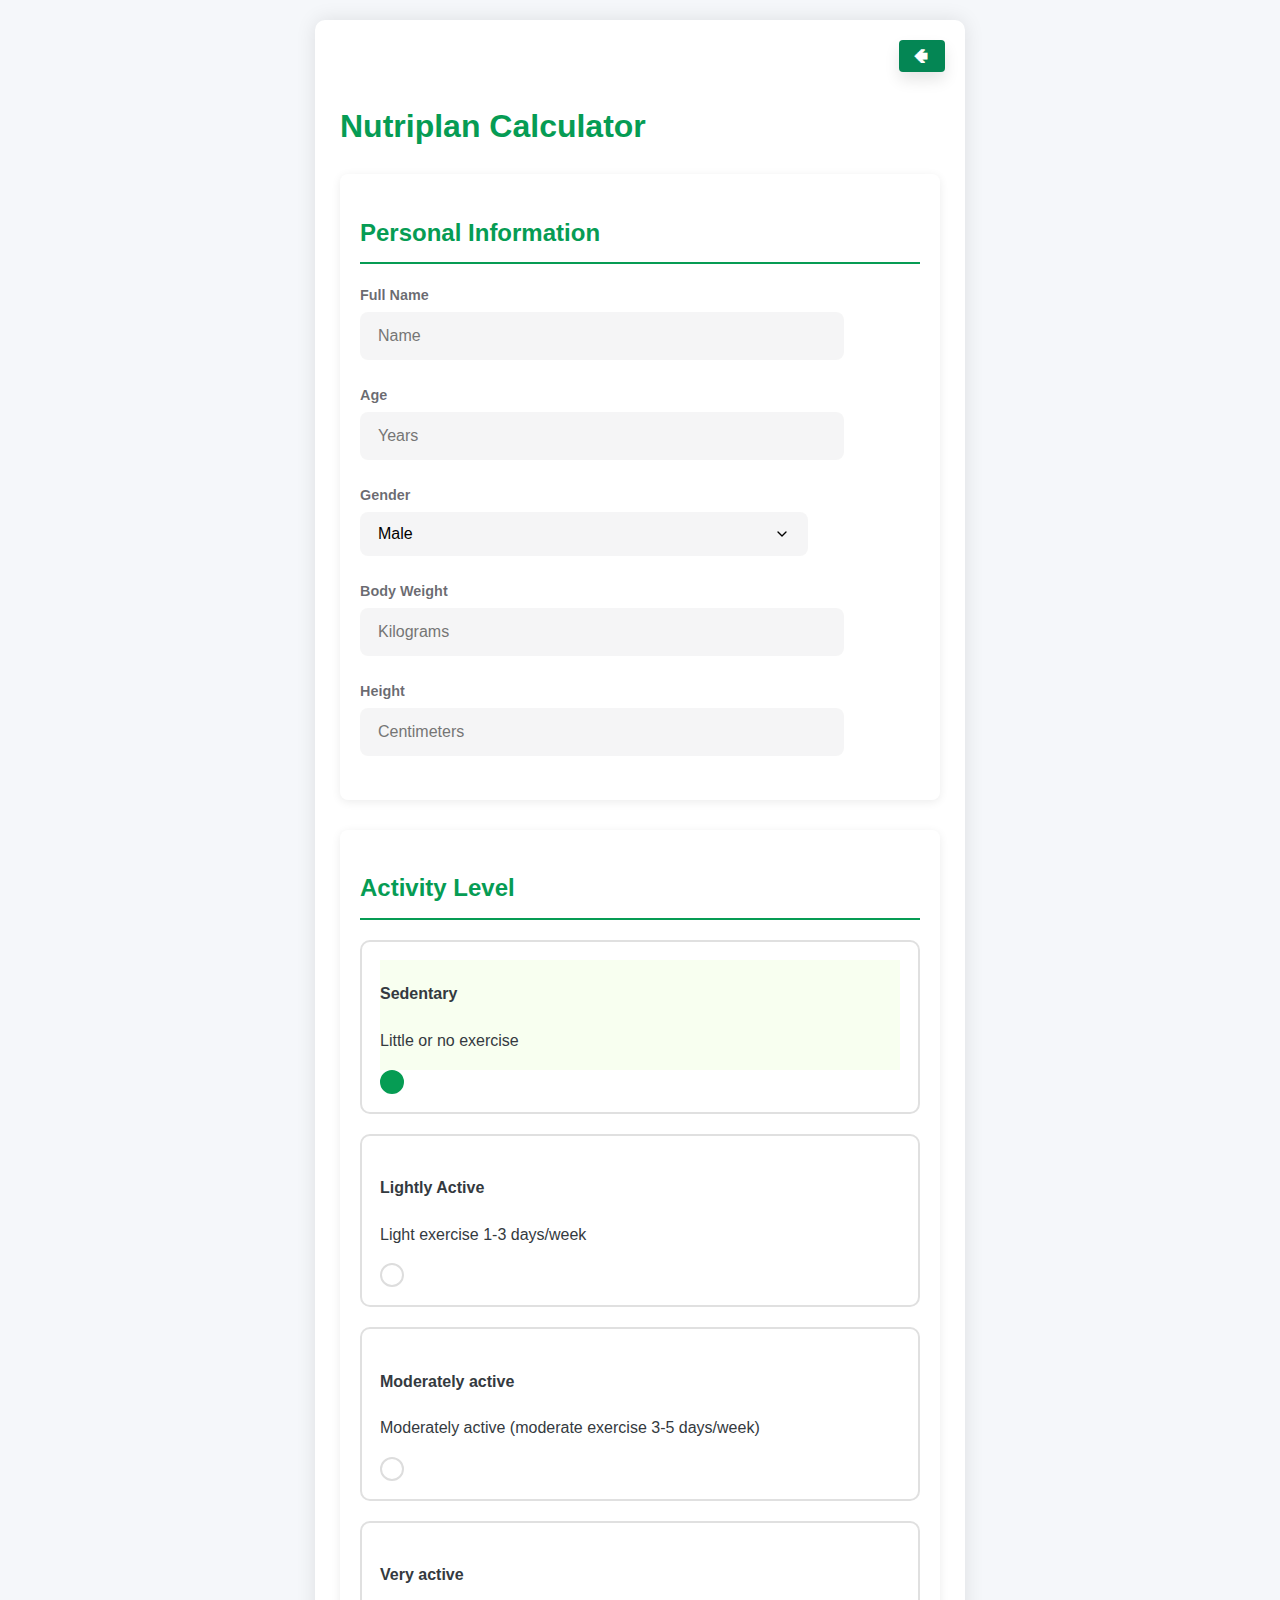
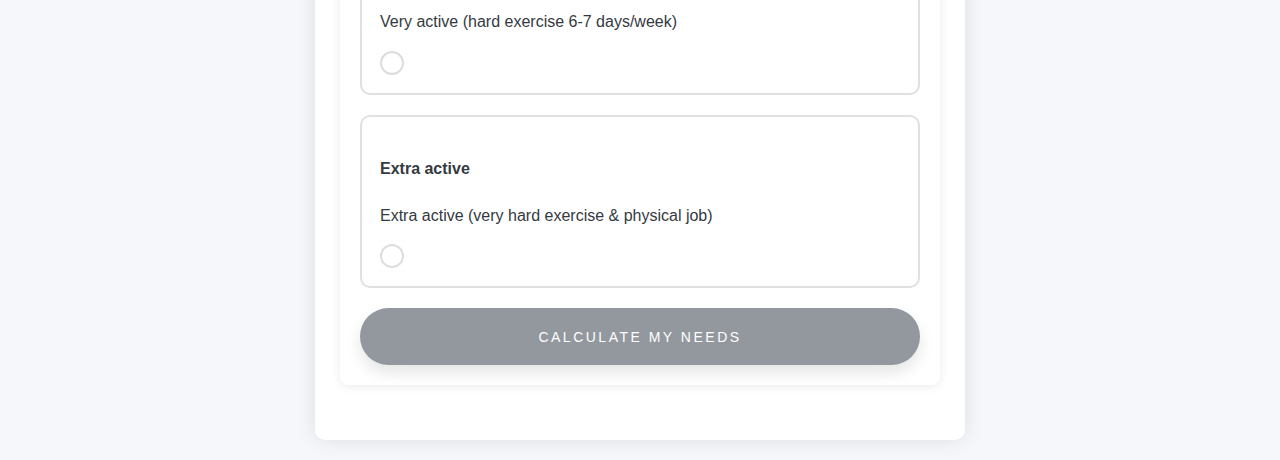
<file: calculator.html>
<!DOCTYPE html>
<html lang="en">
<head>
    <meta charset="UTF-8">
    <meta name="viewport" content="width=device-width, initial-scale=1.0">
    <title>Nutrition Needs Calculator</title>
    <style>
        :root {
            --primary: #069C54;
            --secondary: #048654;
            --light: #f8f9fa;
            --dark: #343a40;
        }
        
        body {
            font-family: 'Segoe UI', Tahoma, Geneva, Verdana, sans-serif;
            line-height: 1.6;
            color: var(--dark);
            background-color: #f5f7fa;
            margin: 0;
            padding: 20px;
        }
        
        .container {
            max-width: 600px;
            margin: 0 auto;
            background: white;
            border-radius: 10px;
            box-shadow: 0 0 20px rgba(0, 0, 0, 0.1);
            padding: 25px;
        }
        
        h1, h2, h3 {
            color: var(--primary);
        }
        
        .form-group {
            margin-bottom: 15px;
        }
        
        .form-group label {
            display: block;
            margin-bottom: 5px;
            font-weight: bold;
        }
        
        .form-group input, .form-group select {
            width: 100%;
            padding: 8px;
            border: 1px solid #ddd;
            border-radius: 4px;
        }
        
        .activity-level {
            margin-top: 15px;
        }
        
        .activity-level label {
            display: block;
            margin-bottom: 8px;
        }
        
        .results {
    margin: 2rem auto;
    padding: 2rem;
    background: #ffffff;
    border-radius: 12px;
    box-shadow: 0 8px 30px rgba(0,0,0,0.1);
    display: none;
    animation: fadeIn 0.5s ease-in;
    max-width: 800px;
}

@keyframes fadeIn {
    from { opacity: 0; transform: translateY(20px); }
    to { opacity: 1; transform: translateY(0); }
}

.results h2 {
    color: var(--dark);
    font-size: 1.8rem;
    margin-bottom: 1.5rem;
    padding-bottom: 1rem;
    border-bottom: 3px solid var(--primary);
    position: relative;
    text-align: center;
}

.user-info {
    display: grid;
    grid-template-columns: repeat(auto-fit, minmax(200px, 1fr));
    gap: 1.5rem;
    margin-bottom: 2rem;
}

.user-info p {
    background: var(--light);
    padding: 1rem;
    border-radius: 8px;
    margin: 0;
    display: flex;
    gap: 0.5rem;
    align-items: center;
    box-shadow: 0 2px 8px rgba(0,0,0,0.05);
    font-size: 20px;
}

.user-info span {
    font-weight: 600;
    color: var(--dark);
}

.bmi-indicator {
    display: inline-block;
    padding: 0.25rem 0.75rem;
    border-radius: 1rem;
    font-size: 0.9em;
}

.underweight {
    color: var(--warning);
    background: rgba(255, 152, 0, 0.1);
    border: 1px solid var(--warning);
}

.normal {
    color: var(--success);
    background: rgba(76, 175, 80, 0.1);
    border: 1px solid var(--success);
}

.overweight {
    color: var(--warning);
    background: rgba(255, 152, 0, 0.1);
    border: 1px solid var(--warning);
}

.obese {
    color: var(--danger);
    background: rgba(244, 67, 54, 0.1);
    border: 1px solid var(--danger);
}

.calorie-needs {
    background: linear-gradient(135deg, var(--primary), var(--secondary));
    color: white;
    padding: 1.5rem;
    border-radius: 8px;
    margin: 2rem 0;
    text-align: center;
    box-shadow: 0 4px 15px rgba(6, 156, 84, 0.2);
}

.calorie-needs strong {
    font-size: 1.8rem;
    display: block;
    margin-top: 0.5rem;
}

.macronutrient-info {
    display: grid;
    grid-template-columns: repeat(3, 1fr);
    gap: 1.5rem;
    margin-top: 2rem;
}

.macronutrient-item {
    background: white;
    padding: 1.5rem;
    border-radius: 8px;
    text-align: center;
    box-shadow: 0 4px 12px rgba(0,0,0,0.08);
    transition: transform 0.3s ease;
}

.macronutrient-item:hover {
    transform: translateY(-5px);
}

.macronutrient-item h4 {
    color: var(--dark);
    margin-bottom: 0.5rem;
    font-size: 1.1rem;
}

.macronutrient-item p {
    font-size: 1.4rem;
    font-weight: 700;
    margin: 0;
    color: #069C54;
}

@media (max-width: 768px) {
    .results {
        margin: 1rem;
        padding: 1.5rem;
    }
    
    .macronutrient-info {
        grid-template-columns: 1fr;
    }
    
    .user-info {
        grid-template-columns: 1fr;
    }
}


        .form-section {
            margin-bottom: 30px;
            padding: 20px;
            border-radius: 8px;
            background: #ffffff;
            box-shadow: 0 2px 10px rgba(0,0,0,0.08);
        }

        .section-title {
            color: var(--primary);
            border-bottom: 2px solid var(--primary);
            padding-bottom: 10px;
            margin-bottom: 20px;
        }

        .progress-bars {
            display: flex;
            gap: 5px;
            margin: 20px 0;
            height: 30px;
            border-radius: 4px;
            overflow: hidden;
        }

        .progress-bar {
            height: 100%;
            display: flex;
            align-items: center;
            justify-content: center;
            color: white;
            font-weight: bold;
            font-size: 12px;
            transition: width 0.5s ease;
        }

        .protein-bar { background: #FF6B6B; }
        .carbs-bar { background: #4ECDC4; }
        .fat-bar { background: #FFD93D; }

        .macronutrient-info {
            display: flex;
            justify-content: space-between;
            margin-bottom: 15px;
        }

        .macronutrient-item {
            text-align: center;
            padding: 10px;
            border-radius: 8px;
            width: 30%;
        }

        .protein-info { background: #FF6B6B20; }
        .carbs-info { background: #4ECDC420; }
        .fat-info { background: #FFD93D20; }

        .input-group {
    margin-bottom: 1.5rem;
}

.input {
    width: 100%;
    max-width: 80%;
    height: 44px;
    background-color: #05060f0a;
    border-radius: .5rem;
    padding: 0 1rem;
    border: 2px solid transparent;
    font-size: 1rem;
    transition: all 0.3s cubic-bezier(.25,.01,.25,1);
}

.label {
    display: block;
    margin-bottom: .3rem;
    font-size: .9rem;
    font-weight: bold;
    color: #05060f99;
    transition: color 0.3s cubic-bezier(.25,.01,.25,1);
}

.input:hover, .input:focus, .input-group:hover .input {
    outline: none;
            border-color: #048654; /* Changed to match your primary color */
}

.input-group:hover .label, .input:focus {
    color: #048654; /* Adjusted to your theme color */
}

/* Modified Select Dropdown to Match Input Style */
select.input {
    appearance: none;
    -webkit-appearance: none;
    background-image: url("data:image/svg+xml;charset=UTF-8,%3csvg xmlns='http://www.w3.org/2000/svg' viewBox='0 0 24 24' fill='none' stroke='currentColor' stroke-width='2' stroke-linecap='round' stroke-linejoin='round'%3e%3cpolyline points='6 9 12 15 18 9'%3e%3c/polyline%3e%3c/svg%3e");
    background-repeat: no-repeat;
    background-position: right 1rem center;
    background-size: 1em;
}

.container {
            position: relative; /* For absolute positioning of back button */
            padding-top: 60px; /* Make space for header */
        }

        .back-button {
            position: absolute;
            top: 20px;
            right: 20px;
            padding: 8px 15px;
            background-color: var(--secondary);
            color: white;
            border: none;
            border-radius: 4px;
            cursor: pointer;
            font-weight: bold;
            transition: all 0.3s ease;
        }

        .back-button:hover {
            background-color: var(--primary);
            transform: translateY(-1px);
        }

         /* Activity Level Enhancements */
    .activity-level {
        display: flex;
        flex-direction: column;
        gap: 12px;
    }

    .activity-option {
        padding: 18px;
        border: 2px solid #e0e0e0;
        border-radius: 10px;
        cursor: pointer;
        transition: all 0.3s cubic-bezier(0.4, 0, 0.2, 1);
        background: white;
        position: relative;
    }

    .activity-option:hover {
        border-color: var(--primary);
        transform: translateY(-2px);
        box-shadow: 0 4px 12px rgba(0, 0, 0, 0.08);
    }

    .activity-option input:checked + .option-content {
        border-color: var(--primary);
        background-color: #f8fff0;
    }

    .activity-option input {
        position: absolute;
        opacity: 0;
        cursor: pointer;
    }

    .option-content {
        display: flex;
        align-items: center;
        gap: 12px;
    }

    .checkmark {
        width: 20px;
        height: 20px;
        border: 2px solid #ddd;
        border-radius: 50%;
        flex-shrink: 0;
        transition: all 0.3s ease;
    }

    .activity-option input:checked ~ .checkmark {
        background-color: var(--primary);
        border-color: var(--primary);
    }

    .checkmark::after {
        content: "";
        position: absolute;
        display: none;
        left: 7px;
        top: 3px;
        width: 5px;
        height: 10px;
        border: solid white;
        border-width: 0 2px 2px 0;
        transform: rotate(45deg);
    }

    .activity-option input:checked ~ .checkmark::after {
        display: block;
    }

    button {
  padding: 1.3em 3em;
  font-size: 14px;
  text-transform: uppercase;
  letter-spacing: 2.5px;
  font-weight: 500;
  color: #000000;
  background-color: #fff;
  border: none;
  border-radius: 45px;
  box-shadow: 0px 8px 15px rgba(0, 0, 0, 0.1);
  transition: all 0.3s ease 0s;
  cursor: pointer;
  outline: none;
}

.btn-primary {
    background-color: #92989e; /* Gray color */
    color: white;
    border: 2px solid transparent;
    padding: 1.3em 3em;
    width: 100%;
}

.btn-secondary {
    background-color: #92989e; /* Gray color */
    color: white;
    border: 2px solid transparent;
}

button:hover {
  background-color: #23c483;
  box-shadow: 0px 15px 20px rgba(46, 229, 157, 0.4);
  color: #fff;
  transform: translateY(-7px);
}

button:active {
  transform: translateY(-1px);
}

    </style>
</head>
<body>
   
    <div class="container">
        <!-- Add back button here -->
        <button class="back-button" onclick="window.location.href='index.html'">🢀</button>
        
        <h1 class="logo-title">Nutriplan Calculator</h1>

        <!-- Personal Information Section -->
        <div class="form-section">
            <h2 class="section-title">Personal Information</h2>
            
            <div class="input-group">
                <label class="label" for="user-name">Full Name</label>
                <input type="text" id="user-name" class="input" placeholder="Name">
            </div>
        
            <div class="input-group">
                <label class="label" for="user-age">Age</label>
                <input type="number" id="user-age" class="input" placeholder="Years">
            </div>
        
            <div class="input-group">
                <label class="label" for="user-gender">Gender</label>
                <select id="user-gender" class="input">
                    <option value="male">Male</option>
                    <option value="female">Female</option>
                </select>
            </div>
        
            <div class="input-group">
                <label class="label" for="user-weight">Body Weight</label>
                <input type="number" id="user-weight" class="input" placeholder="Kilograms">
            </div>
        
            <div class="input-group">
                <label class="label" for="user-height">Height</label>
                <input type="number" id="user-height" class="input" placeholder="Centimeters">
            </div>
        </div>

        <!-- Activity Level Section -->
        <div class="form-section">
            <h2 class="section-title">Activity Level</h2>
            <div class="activity-level">
                <label class="activity-option">
                    <input type="radio" name="activity" value="1.2" checked>
                    <div class="option-content">
                        <div>
                            <h4>Sedentary</h4>
                            <p class="option-description">Little or no exercise</p>
                        </div>
                    </div>
                    <div class="checkmark"></div>
                </label>
        
                <label class="activity-option">
                    <input type="radio" name="activity" value="1.375">
                    <div class="option-content">
                        <div>
                            <h4>Lightly Active</h4>
                            <p class="option-description">Light exercise 1-3 days/week</p>
                        </div>
                    </div>
                    <div class="checkmark"></div>
                </label>
                <label class="activity-option">
                    <input type="radio" name="activity" value="1.375">
                    <div class="option-content">
                        <div>
                            <h4>Moderately active </h4>
                            <p class="option-description"> Moderately active (moderate exercise 3-5 days/week)</p>
                        </div>
                    </div>
                    <div class="checkmark"></div>
                </label>
                <label class="activity-option">
                    <input type="radio" name="activity" value="1.375">
                    <div class="option-content">
                        <div>
                            <h4>Very active</h4>
                            <p class="option-description"> Very active (hard exercise 6-7 days/week)</p>
                        </div>
                    </div>
                    <div class="checkmark"></div>
                </label>
                <label class="activity-option">
                    <input type="radio" name="activity" value="1.375">
                    <div class="option-content">
                        <div>
                            <h4> Extra active </h4>
                            <p class="option-description">  Extra active (very hard exercise & physical job)</p>
                        </div>
                    </div>
                    <div class="checkmark"></div>
                </label>
            
                <button class="btn btn-primary" onclick="calculateNutritionNeeds()">
                    Calculate My Needs
                </button>

        <!-- Results Section -->
        <div class="results" id="results">
            <h2 class="section-title">Your Daily Nutrition Needs</h2>
            
            <div class="user-info">
                <p>Name: <span id="display-name"></span></p>
                <p>Age: <span id="display-age"></span>, Gender: <span id="display-gender"></span></p>
                <p>Weight: <span id="display-weight"></span> kg, Height: <span id="display-height"></span> cm</p>
                <p>BMI: <span id="display-bmi"></span> <span id="bmi-category" class="bmi-indicator"></span></p>
            </div>

            <div class="calorie-needs">
                <p>Daily Calorie Needs<strong><span id="display-calories"></span> kcal</strong></p>
            </div>

            <div class="macronutrient-info">
                <div class="macronutrient-item protein-info">
                    <h4>Protein</h4>
                    <p><span id="display-protein"></span> g</p>
                </div>
                <div class="macronutrient-item carbs-info">
                    <h4>Carbs</h4>
                    <p><span id="display-carbs"></span> g</p>
                </div>
                <div class="macronutrient-item fat-info">
                    <h4>Fat</h4>
                    <p><span id="display-fat"></span> g</p>
                </div>
            </div>

            <div class="progress-bars" id="progress-bars">
                <!-- These will be populated by JavaScript -->
            </div>

            <button class="btn btn-primary" onclick="goToMealPlan()">Go to Daily Meal Plan</button>
        </div>
    </div>

    <script>
        function calculateNutritionNeeds() {
            // Get user info
            const name = document.getElementById('user-name').value;
            const age = parseInt(document.getElementById('user-age').value);
            const gender = document.getElementById('user-gender').value;
            const weight = parseFloat(document.getElementById('user-weight').value);
            const height = parseFloat(document.getElementById('user-height').value);
            const activityLevel = parseFloat(document.querySelector('input[name="activity"]:checked').value);
            
            if (!name || isNaN(age) || isNaN(weight) || isNaN(height)) {
                alert('Please fill in all fields with valid values');
                return;
            }
            
            // Calculate BMI
            const bmi = calculateBMI(weight, height);
            const bmiCategory = getBMICategory(bmi);
            
            // Calculate BMR (Basal Metabolic Rate)
            let bmr;
            if (gender === 'male') {
                bmr = 88.362 + (13.397 * weight) + (4.799 * height) - (5.677 * age);
            } else {
                bmr = 447.593 + (9.247 * weight) + (3.098 * height) - (4.330 * age);
            }
            
            // Calculate TDEE (Total Daily Energy Expenditure)
            const tdee = Math.round(bmr * activityLevel);
            
            // Calculate macronutrients (using standard ratios)
            const proteinGrams = Math.round(weight * 2.2); // 2.2g per kg of body weight
            const proteinCalories = proteinGrams * 4;
            const fatGrams = Math.round((tdee * 0.25) / 9); // 25% of calories from fat
            const remainingCalories = tdee - proteinCalories - (fatGrams * 9);
            const carbGrams = Math.round(remainingCalories / 4);
            
            // Update display
            document.getElementById('display-name').textContent = name;
            document.getElementById('display-age').textContent = age;
            document.getElementById('display-gender').textContent = gender === 'male' ? 'Male' : 'Female';
            document.getElementById('display-weight').textContent = weight;
            document.getElementById('display-height').textContent = height;
            document.getElementById('display-bmi').textContent = bmi.toFixed(1);
            document.getElementById('bmi-category').textContent = bmiCategory;
            document.getElementById('bmi-category').className = 'bmi-indicator ' + bmiCategory.toLowerCase().replace(' ', '');
            document.getElementById('display-calories').textContent = tdee;
            document.getElementById('display-protein').textContent = proteinGrams;
            document.getElementById('display-carbs').textContent = carbGrams;
            document.getElementById('display-fat').textContent = fatGrams;

            const totalCalories = proteinCalories + (carbGrams * 4) + (fatGrams * 9);
            const proteinPercentage = (proteinCalories / totalCalories) * 100;
            const carbsPercentage = (carbGrams * 4 / totalCalories) * 100;
            const fatPercentage = (fatGrams * 9 / totalCalories) * 100;

            const progressBars = document.getElementById('progress-bars');
            progressBars.innerHTML = `
                <div class="progress-bar protein-bar" style="width: ${proteinPercentage}%">${proteinGrams}g</div>
                <div class="progress-bar carbs-bar" style="width: ${carbsPercentage}%">${carbGrams}g</div>
                <div class="progress-bar fat-bar" style="width: ${fatPercentage}%">${fatGrams}g</div>
            `;

            
            // Save to localStorage
            const userData = {
                name,
                age,
                gender,
                weight,
                height,
                activity: activityLevel,
                calories: tdee,
                protein: proteinGrams,
                carbs: carbGrams,
                fat: fatGrams,
                bmi,
                bmiCategory
            };
            localStorage.setItem('userNutritionData', JSON.stringify(userData));
            
            // Show results
            document.getElementById('results').style.display = 'block';
        }
        
        function calculateBMI(weightKg, heightCm) {
            const heightM = heightCm / 100;
            return weightKg / (heightM * heightM);
        }
        
        function getBMICategory(bmi) {
            if (bmi < 18.5) return 'Underweight';
            if (bmi < 25) return 'Normal';
            if (bmi < 30) return 'Overweight';
            return 'Obese';
        }
        
        function goToMealPlan() {
            window.location.href = 'mealplan.html';
        }

        function goBack() {
            window.location.href = 'index.html'; // Change to your actual landing page URL
        }
    </script>
</body>
</html>
</file>
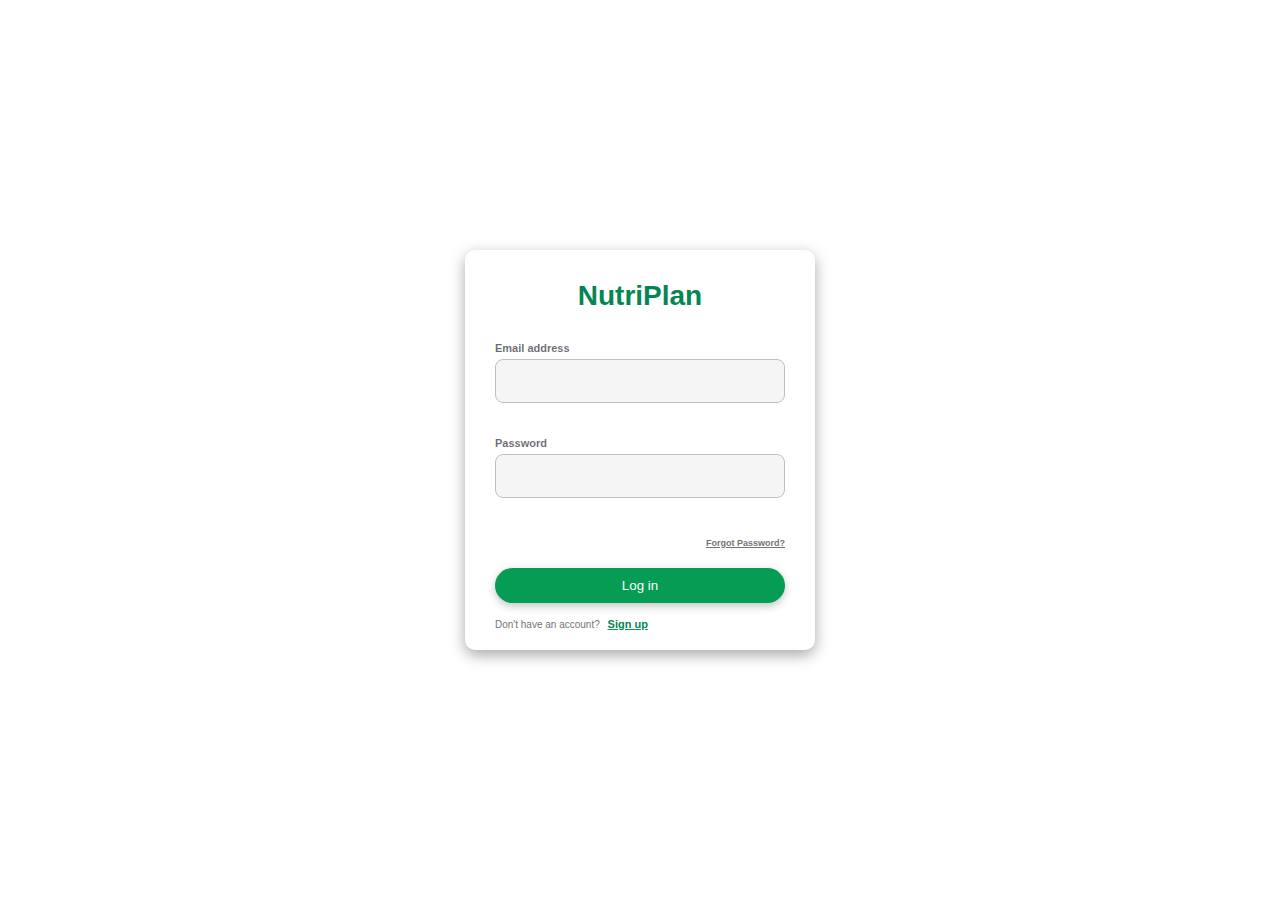
<file: login.html>
<!DOCTYPE html>
<html lang="en">
<head>
    <meta charset="UTF-8">
    <meta name="viewport" content="width=device-width, initial-scale=1.0, maximum-scale=1.0, user-scalable=no">
    <title>Login</title>
</head>
<style>

    body {
  margin: 0; /* Remove default body margin */
  min-height: 100vh; /* Full viewport height */
  display: flex;
  justify-content: center; /* Horizontal center */
  align-items: center; /* Vertical center */
}

    .form-container {
     width: 90%;
    max-width: 350px;
  background-color: #fff;
  box-shadow: rgba(0, 0, 0, 0.35) 0px 5px 15px;
  border-radius: 10px;
  box-sizing: border-box;
  padding: 20px 30px;
}

 .input-group {
      margin-bottom: 1rem;
    }

    .input {
      width: 100%;
      height: 44px;
      background-color: #05060f0a;
      border-radius: 0.1rem;
      padding: 0 1rem;
      border: 2px solid transparent;
      font-size: 1rem;
      transition: all 0.3s cubic-bezier(0.25, 0.01, 0.25, 1);
    }

    .label {
      display: block;
      margin-bottom: 0.3rem;
      font-size: 11px;
      font-weight: bold;
      color: #05060f99;
      transition: color 0.3s cubic-bezier(0.25, 0.01, 0.25, 1);
      font-family: "Lucida Sans", sans-serif;
    }

    .input:hover,
    .input:focus,
    .input-group:hover .input {
      outline: none;
      border-color: #069C54;
      background-color: #fff;
    }

    .input-group:hover .label,
    .input:focus {
      color: #048654;
    }

    /* Responsive adjustments */
    @media (max-width: 480px) {
      .input {
        height: 40px;
        font-size: 0.9rem;
        padding: 0 0.8rem;
      }
      
      .label {
        font-size: 0.8rem;
      }
    }

.title {
  text-align: center;
  font-family: "Lucida Sans", "Lucida Sans Regular", "Lucida Grande",
        "Lucida Sans Unicode", Geneva, Verdana, sans-serif;
  margin: 10px 0 30px 0;
  font-size: 28px;
  font-weight: 800;
  color: #048654 ;
  font-style: san-serif;
}

.form {
  width: 100%;
  display: flex;
  flex-direction: column;
  gap: 18px;
  margin-bottom: 15px;
}

.input {
  border-radius:8px;
  border: 1px solid #c0c0c0;
  outline: 0 !important;
  box-sizing: border-box;
  padding: 12px 15px;
}

.page-link {
  text-decoration: underline;
  margin: 0;
  text-align: end;
  color: #747474;
  text-decoration-color: #747474;
}

.page-link-label {
  cursor: pointer;
  font-family: "Lucida Sans", "Lucida Sans Regular", "Lucida Grande",
        "Lucida Sans Unicode", Geneva, Verdana, sans-serif;
  font-size: 9px;
  font-weight: 700;
}

.page-link-label:hover {
  color: #069C54;
}

.form-btn {
  padding: 10px 15px;
  font-family: "Lucida Sans", "Lucida Sans Regular", "Lucida Grande",
        "Lucida Sans Unicode", Geneva, Verdana, sans-serif;
  border-radius: 20px;
  border: 0 !important;
  outline: 0 !important;              
  background: #069C54 ;
  color: white;
  cursor: pointer;
  box-shadow: rgba(0, 0, 0, 0.24) 0px 3px 8px;
}

.form-btn:active {
  box-shadow: none;
}

.sign-up-label {
  margin: 0;
  font-size: 10px;
  color: #747474;
  font-family: "Lucida Sans", "Lucida Sans Regular", "Lucida Grande",
        "Lucida Sans Unicode", Geneva, Verdana, sans-serif;
}

.sign-up-link {
  margin-left: 5px;
  font-size: 11px;
  text-decoration: underline;
  text-decoration-color: #069C54;
  color: #048654 ;
  cursor: pointer;
  font-weight: 800;
  font-family: "Lucida Sans", "Lucida Sans Regular", "Lucida Grande",
        "Lucida Sans Unicode", Geneva, Verdana, sans-serif;
}

.buttons-container {
  width: 100%;
  display: flex;
  flex-direction: column;
  justify-content: flex-start;
  margin-top: 20px;
  gap: 15px;
}

 .error-message {
        color: rgba(255, 0, 0, 0.74);
        font-size: 12px;
        margin-top: 5px;
        font-family: "Lucida Sans", sans-serif;
    }

    </style>
<body>
<body>
      <div class="form-container">
        <p class="title">NutriPlan</p>
        <form class="form" id="loginForm">
            <div class="input-group">
                <label class="label" for="Email">Email address</label>
                <input autocomplete="off" name="Email" id="Email" class="input" type="email" placeholder=" ">
            </div>

            <div class="input-group">
                <label class="label" for="Password">Password</label>
                <input autocomplete="off" name="Password" id="Password" class="input" type="password" placeholder=" ">
            </div>

            <p class="page-link">
                <span class="page-link-label">Forgot Password?</span>
            </p>
            
            <button type="submit" class="form-btn">Log in</button>
        </form>
        
       <p class="sign-up-label">
  Don't have an account? 
  <a href="signup.html" class="sign-up-link">Sign up</a>
</p>
    </div>

     <script>
        document.getElementById('loginForm').addEventListener('submit', function(e) {
        e.preventDefault();
        
        // Get form elements with correct IDs (case-sensitive)
        const email = document.getElementById('Email');
        const password = document.getElementById('Password');
        let isValid = true;

        // Clear previous errors
        clearErrors();

        // Email validation
        if (!email.value.trim()) {
            showError(email, 'Email is required');
            isValid = false;
        } else if (!validateEmail(email.value.trim())) {
            showError(email, 'Invalid email format');
            isValid = false;
        }

        // Password validation
        if (!password.value.trim()) {
            showError(password, 'Password is required');
            isValid = false;
        } else if (password.value.trim().length < 6) {
            showError(password, 'Password must be at least 6 characters');
            isValid = false;
        }

        // If valid, submit form
        if (isValid) {
            // Add your submission logic here
            alert('Form submitted successfully!');
            this.reset();
        }
    });

    function validateEmail(email) {
        const re = /^[^\s@]+@[^\s@]+\.[^\s@]+$/;
        return re.test(email);
    }

    function showError(input, message) {
        const error = document.createElement('div');
        error.className = 'error-message';
        error.textContent = message;
        // Insert error after the input field's parent div
        input.parentNode.insertBefore(error, input.nextSibling);
    }

    function clearErrors() {
        const errors = document.querySelectorAll('.error-message');
        errors.forEach(error => error.remove());
    }
    </script>
    
</body>
</html>
</file>
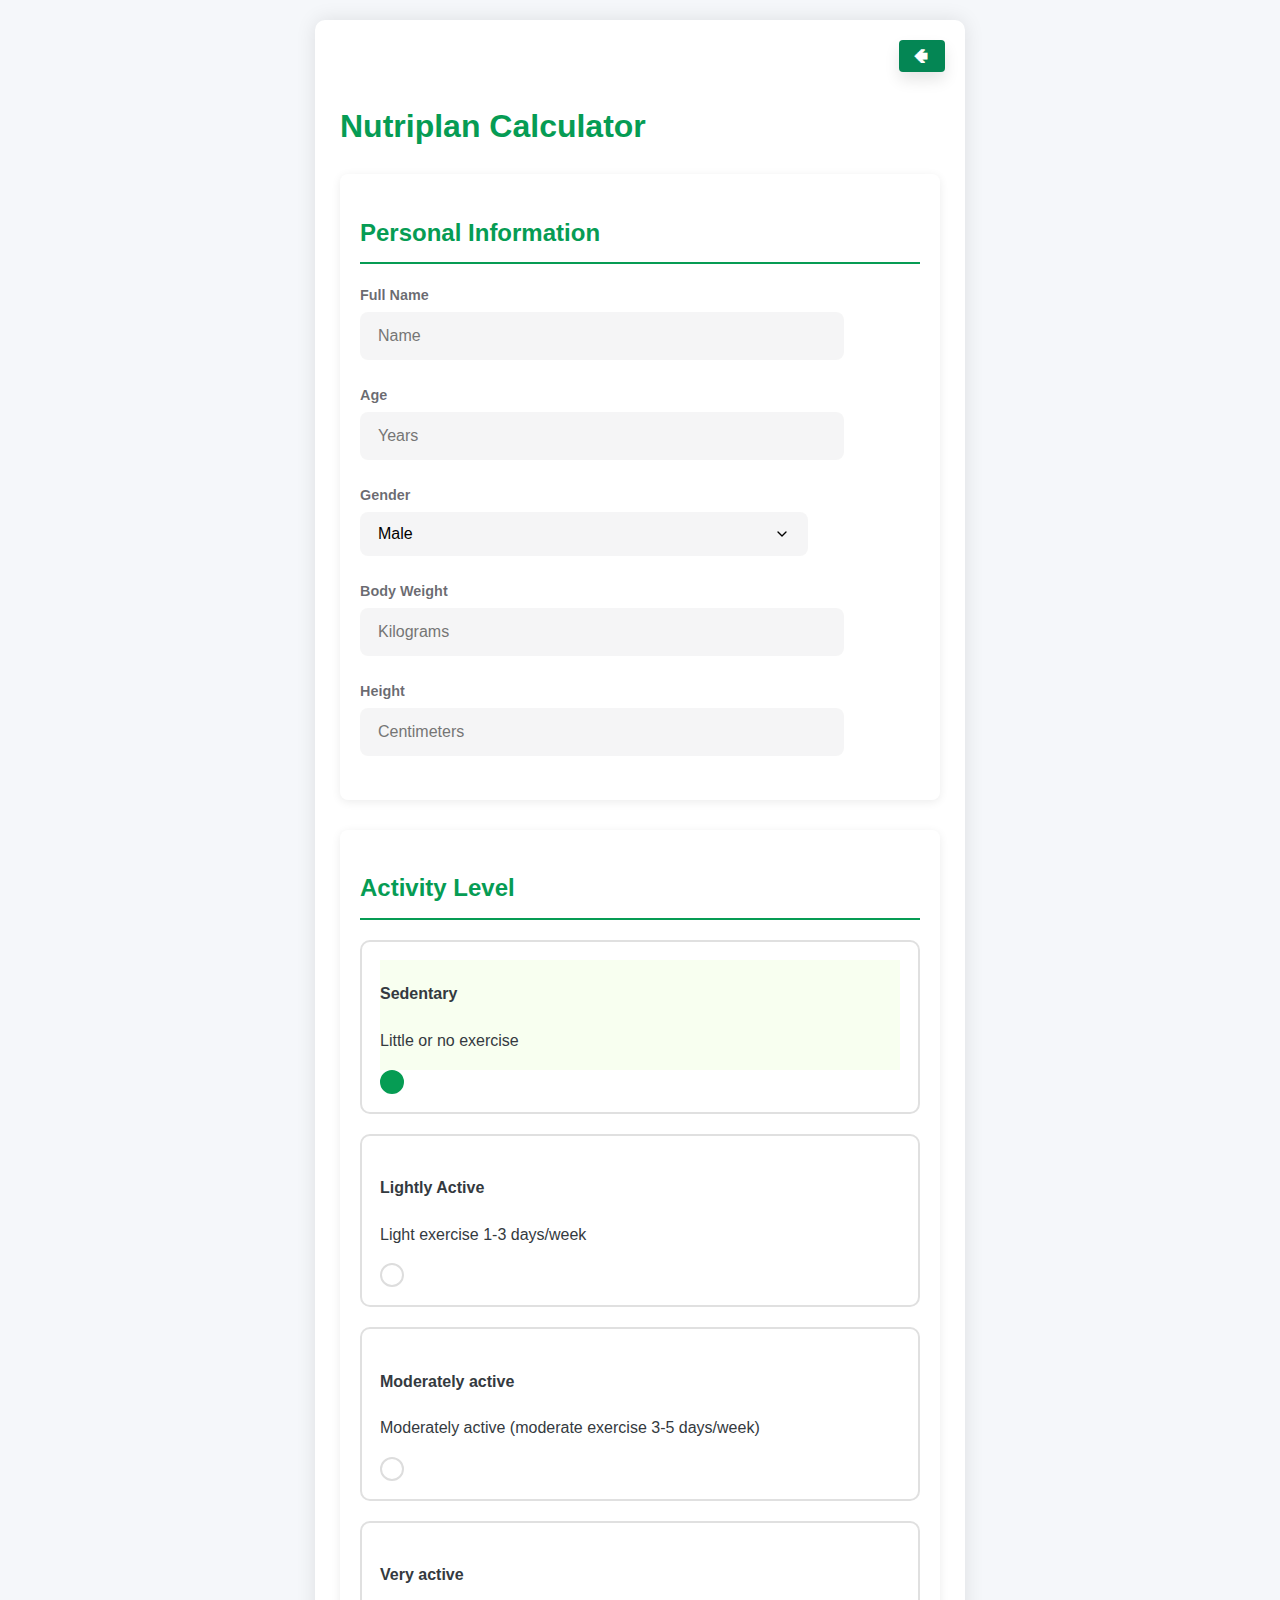
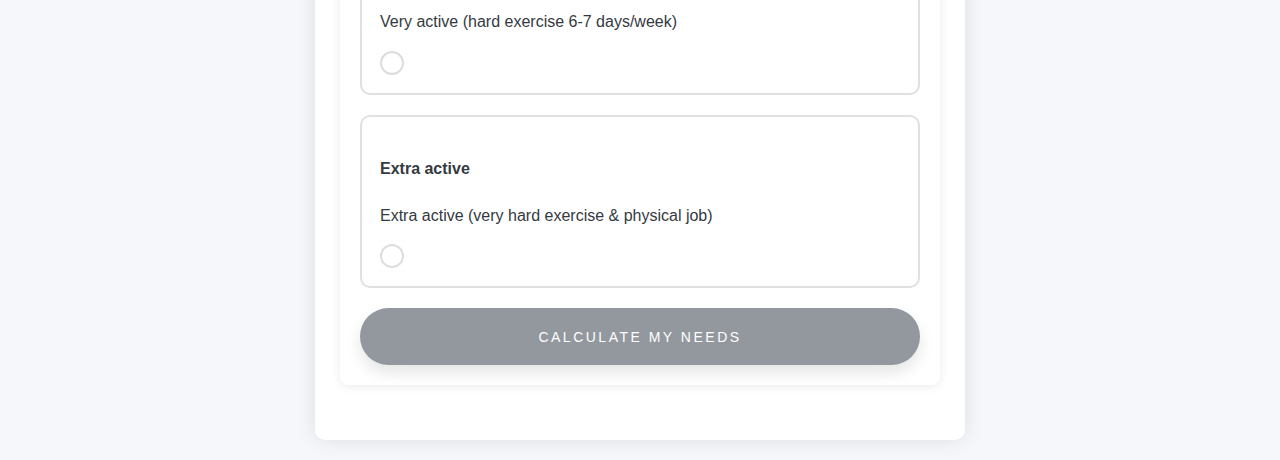
<file: mealplan.html>
<!DOCTYPE html>
    <html lang="en">
    <head>
        <meta charset="UTF-8">
        <meta name="viewport" content="width=device-width, initial-scale=1.0">
        <title>Daily Meal Plan</title>
        <style>
                :root {
                    --primary: #809D3C;
                    --secondary: #5D8736;
                    --light: #f8f9fa;
                    --dark: #343a40;
                    --success: #28a745;
                    --danger: #dc3545;
                    --warning: #ffc107;
                }
                
                body {
                    font-family: 'Segoe UI', Tahoma, Geneva, Verdana, sans-serif;
                    line-height: 1.6;
                    color: var(--dark);
                    background-color: #f5f7fa;
                    margin: 0;
                    padding: 20px;
                }
                
                .container {
                    max-width: 800px;
                    margin: 0 auto;
                    background: white;
                    border-radius: 10px;
                    box-shadow: 0 0 20px rgba(0, 0, 0, 0.1);
                    padding: 25px;
                }
                
                h1, h2, h3 {
                    color: var(--primary);
                }
                
                h1 {
                    border-bottom: 2px solid var(--secondary);
                    padding-bottom: 10px;
                    margin-top: 0;
                }
                
                .user-summary {
                    background-color: #f0f8ff;
                    padding: 15px;
                    border-radius: 8px;
                    margin-bottom: 20px;
                }
            
            .bmi-category {
                font-weight: bold;
            }
            
            .underweight { color: #ff9800; }
            .normal { color: #4caf50; }
            .overweight { color: #ff9800; }
            .obese { color: #f44336; }
            
            .time-header {
                display: flex;
                justify-content: space-between;
                align-items: center;
                background-color: var(--secondary);
                color: white;
                padding: 8px 15px;
                border-radius: 5px;
                margin: 20px 0 10px;
            }
            
            .meal-card {
                border: 1px solid #ddd;
                border-radius: 8px;
                padding: 15px;
                margin-bottom: 15px;
                background-color: #f8f9fa;
            }
            
            .meal-header {
                display: flex;
                justify-content: space-between;
                align-items: center;
                margin-bottom: 10px;
            }
            
            .meal-title {
                font-weight: bold;
                font-size: 1.1em;
                color: var(--secondary);
            }
            
            .meal-calories {
                font-weight: bold;
                color: var(--primary);
            }
            
            .nutrients {
                display: flex;
                gap: 15px;
                margin-top: 10px;
            }
            
            .nutrient {
                flex: 1;
                text-align: center;
                padding: 8px;
                background-color: white;
                border-radius: 5px;
                box-shadow: 0 2px 5px rgba(0, 0, 0, 0.05);
            }
            
            .nutrient-label {
                font-size: 0.8em;
                color: #666;
            }
            
            .nutrient-value {
                font-weight: bold;
                font-size: 1.1em;
            }
            
            .progress-container {
                margin: 30px 0;
            }
            
            .progress-title {
                margin-bottom: 10px;
                font-weight: bold;
            }
            
            .progress-bar {
                height: 25px;
                background-color: #e9ecef;
                border-radius: 5px;
                overflow: hidden;
                margin-bottom: 5px;
            }
            
            .progress-fill {
                height: 100%;
                background-color: var(--success);
                transition: width 0.3s ease;
            }
            
            .progress-labels {
                display: flex;
                justify-content: space-between;
            }
            
            .add-meal {
                background-color: var(--primary);
                color: white;
                border: none;
                padding: 8px 15px;
                border-radius: 5px;
                cursor: pointer;
                margin-top: 10px;
                display: inline-block;
            }
            
            .add-meal:hover {
                background-color: var(--secondary);
            }
            
            .meal-form {
                display: none;
                margin-top: 15px;
                padding: 15px;
                background-color: #f0f8ff;
                border-radius: 5px;
            }
            
            .form-group {
                margin-bottom: 10px;
            }
            
            .form-group label {
                display: block;
                margin-bottom: 5px;
                font-weight: bold;
            }
            
            .form-group input, .form-group select {
                width: 100%;
                padding: 8px;
                border: 1px solid #ddd;
                border-radius: 4px;
            }
            
            .form-actions {
                display: flex;
                justify-content: flex-end;
                gap: 10px;
                margin-top: 10px;
            }
            
            .btn {
                padding: 8px 15px;
                border-radius: 4px;
                cursor: pointer;
            }
            
            .btn-primary {
                background-color: var(--primary);
                color: white;
                border: none;
            }
            
            .btn-secondary {
                background-color: #6c757d;
                color: white;
                border: none;
            }
            
            table {
                width: 100%;
                border-collapse: collapse;
                margin: 15px 0;
            }
            
            th, td {
                padding: 10px;
                text-align: left;
                border-bottom: 1px solid #ddd;
            }
            
            th {
                background-color: var(--light);
            }
            
            .summary-card {
                background-color: #f0f8ff;
                padding: 15px;
                border-radius: 8px;
                margin: 20px 0;
            }
            
            .summary-grid {
                display: grid;
                grid-template-columns: repeat(4, 1fr);
                gap: 10px;
                text-align: center;
            }
            
            .summary-item {
                background-color: white;
                padding: 10px;
                border-radius: 5px;
            }
            
            .summary-value {
                font-weight: bold;
                font-size: 1.2em;
                color: var(--primary);
            }
            
            .summary-label {
                font-size: 0.8em;
                color: #666;
            }
            
            .food-database-info {
                background-color: #f8f9fa;
                padding: 10px;
                border-radius: 5px;
                margin-top: 10px;
                font-size: 0.9em;
                display: none;
            }
            
            .nutrition-display {
                background-color: white;
                padding: 10px;
                border-radius: 5px;
                margin-top: 10px;
                font-size: 0.9em;
                display: none;
            }
            
            .nutrition-row {
                display: flex;
                justify-content: space-between;
                margin-bottom: 5px;
            }
            
            .nutrition-label {
                font-weight: bold;
            }
            
            .settings {
                margin-top: 30px;
            }
            
            @media (max-width: 600px) {
                .nutrients, .summary-grid {
                    grid-template-columns: 1fr;
                }
            }

            .dietary-preferences {
        display: grid;
        gap: 1rem;
        grid-template-columns: repeat(auto-fit, minmax(180px, 1fr));
        margin: 2rem 0;
    }

    .diet-option {
        position: relative;
        overflow: hidden;
        border-radius: 12px;
        background: var(--light);
        transition: all 0.3s cubic-bezier(0.4, 0, 0.2, 1);
        cursor: pointer;
        box-shadow: 0 2px 8px rgba(0, 0, 0, 0.1);
    }

    .diet-option:hover {
        transform: translateY(-3px);
        box-shadow: 0 4px 12px rgba(0, 0, 0, 0.15);
    }

    .diet-option input[type="checkbox"] {
        position: absolute;
        opacity: 0;
        height: 0;
        width: 0;
    }

    .diet-label {
        display: flex;
        align-items: center;
        padding: 1.2rem;
        gap: 1rem;
        transition: background-color 0.3s ease;
    }

    .diet-label:before {
        content: '';
        width: 24px;
        height: 24px;
        border: 2px solid var(--primary);
        border-radius: 6px;
        transition: all 0.2s ease;
        background: transparent;
    }

    .diet-option input:checked + .diet-label {
        background-color: rgba(169, 196, 108, 0.1);
    }

    .diet-option input:checked + .diet-label:before {
        background: var(--primary);
        border-color: var(--primary);
        background-image: url("data:image/svg+xml,%3Csvg xmlns='http://www.w3.org/2000/svg' viewBox='0 0 24 24' fill='white'%3E%3Cpath d='M9 16.17L4.83 12l-1.42 1.41L9 19 21 7l-1.41-1.41z'/%3E%3C/svg%3E");
        background-position: center;
        background-repeat: no-repeat;
        background-size: 16px;
    }

    .diet-text {
        font-weight: 500;
        color: var(--dark);
        transition: color 0.3s ease;
    }

    /* Animation for Recommendations */
    @keyframes slideIn {
        from {
            opacity: 0;
            transform: translateY(20px);
        }
        to {
            opacity: 1;
            transform: translateY(0);
        }
    }

    .recommendations-section {
        animation: slideIn 0.6s ease forwards;
    }

    /* Updated Health Goals Section */
    .health-goals-form {
        background: #ffffff;
        border-radius: 16px;
        padding: 2rem;
        box-shadow: 0 8px 24px rgba(0, 0, 0, 0.05);
        margin: 2rem 0;
    }

    .section-title {
        color: var(--secondary);
        font-size: 1.5rem;
        margin-bottom: 1.5rem;
        position: relative;
        padding-left: 1.5rem;
    }

    .section-title:before {
        content: '';
        position: absolute;
        left: 0;
        top: 50%;
        transform: translateY(-50%);
        width: 6px;
        height: 70%;
        background: var(--primary);
        border-radius: 4px;
    }

    /* Responsive Design */
    @media (max-width: 768px) {
        .dietary-preferences {
            grid-template-columns: 1fr;
        }
        
        .health-goals-form {
            padding: 1.5rem;
        }

    }

    .dietary-preferences {
        display: grid;
        gap: 15px;
        grid-template-columns: repeat(auto-fit, minmax(180px, 1fr));
        margin: 20px 0;
    }

    .diet-option {
        background: #f8f9fa;
        border-radius: 12px;
        padding: 15px;
        transition: all 0.3s ease;
        border: 2px solid #e9ecef;
        cursor: pointer;
    }

    .diet-option:hover {
        transform: translateY(-2px);
        box-shadow: 0 3px 10px rgba(0,0,0,0.1);
        border-color: #A9C46C;
    }

    .diet-option input[type="checkbox"] {
        margin-right: 10px;
        width: 18px;
        height: 18px;
        accent-color: #5D8736;
    }

    .diet-text {
        font-weight: 500;
        color: #343a40;
        margin-left: 10px;
    }

    .meal-item {
        padding: 1rem;
        margin: 0.5rem 0;
        background: #f8f9fa;
        border-radius: 8px;
        animation: slideIn 0.6s ease;
    }

    .meal-tag {
        display: inline-block;
        padding: 0.2rem 0.5rem;
        margin-left: 0.8rem;
        background: #e3f2fd;
        border-radius: 4px;
        font-size: 0.8em;
    }

    .tip-item {
        padding: 0.8rem;
        margin: 0.3rem 0;
        background: #fff3e0;
        border-left: 4px solid #ffab00;
    }

    @keyframes slideIn {
        from { transform: translateX(20px); opacity: 0; }
        to { transform: translateX(0); opacity: 1; }
    }

    #health-goals-section,
    #recommendations {
        transition: opacity 0.3s ease, transform 0.3s ease;
    }

    /* Initial state for health goals section */
    #health-goals-section {
        opacity: 1;
    }

    /* Initial state for recommendations */
    #recommendations {
        opacity: 0;
        transform: translateY(20px);
    }


        </style>
    </head>
    <body>
        <div class="container">
            <h1>Daily Meal Plan</h1>
            
            <div class="user-summary" id="user-summary">
                <!-- User summary will be populated by JavaScript -->
            </div>
            
            <div class="time-header">
                <div id="current-date"></div>
            </div>
            
            <div class="summary-card">
                <h3>Daily Summary</h3>
                <div class="summary-grid">
                    <div class="summary-item">
                        <div class="summary-value" id="total-calories">0</div>
                        <div class="summary-label">Calories</div>
                    </div>
                    <div class="summary-item">
                        <div class="summary-value" id="total-carbs">0g</div>
                        <div class="summary-label">Carbs</div>
                    </div>
                    <div class="summary-item">
                        <div class="summary-value" id="total-protein">0g</div>
                        <div class="summary-label">Protein</div>
                    </div>
                    <div class="summary-item">
                        <div class="summary-value" id="total-fat">0g</div>
                        <div class="summary-label">Fat</div>
                    </div>
                </div>
            </div>
            
            <div class="progress-container">
                <div class="progress-title">Daily Progress</div>
                <div class="progress-bar">
                    <div class="progress-fill" id="calorie-progress" style="width: 0%"></div>
                </div>
                <div class="progress-labels">
                    <span>0 kcal</span>
                    <span id="calorie-goal">2000 kcal</span>
                </div>
            </div>
            
            <h2>Planned Meals</h2>
            
            <div id="meals-container">

                <div class="form-section" id="health-goals-section">
                    <h2 class="section-title">Nutri Health Goals</h2>
                    <div class="health-goals-form">
                        <div class="form-group">
                            <label>Your Primary Goal</label>
                            <select id="primary-goal" class="input">
                                <option value="">Select your main goal</option>
                                <option value="weight-loss">Weight Loss</option>
                                <option value="muscle-gain">Muscle Gain</option>
                                <option value="maintenance">Maintenance</option>
                                <option value="heart-health">Heart Health</option>
                                <option value="balanced-diet">Balanced Diet</option>
                            </select>
                        </div>
        
                        <div class="form-group">
                            <label>Dietary Preferences</label>
                            <div class="dietary-preferences">
                                <label class="diet-option">
                                    <input type="checkbox" name="diet" value="low-carb">
                                    <div class="diet-label">
                                        <span class="diet-text">Low Carb</span>
                                    </div>
                                </label>
                        
                                <label class="diet-option">
                                    <input type="checkbox" name="diet" value="high-protein">
                                    <div class="diet-label">
                                        <span class="diet-text">High Protein</span>
                                    </div>
                                </label>
                        
                                <label class="diet-option">
                                    <input type="checkbox" name="diet" value="vegetarian">
                                    <div class="diet-label">
                                        <span class="diet-text">Vegetarian</span>
                                    </div>
                                </label>
                        
                                <label class="diet-option">
                                    <input type="checkbox" name="diet" value="vegan">
                                    <div class="diet-label">
                                        <span class="diet-text">Vegan</span>
                                    </div>
                                </label>
                        
                                <!-- New Additions -->
                                <label class="diet-option">
                                    <input type="checkbox" name="diet" value="gluten-free">
                                    <div class="diet-label">
                                        <span class="diet-text">Gluten Free</span>
                                    </div>
                                </label>
                        
                                <label class="diet-option">
                                    <input type="checkbox" name="diet" value="dairy-free">
                                    <div class="diet-label">
                                        <span class="diet-text">Dairy Free</span>
                                    </div>
                                </label>
                            </div>
                        </div>
        
                        <button class="btn btn-primary" onclick="generateRecommendations()">Get Recommendations</button>
                    </div>
                </div>
        
                <!-- Recommendations Section -->
                <div class="recommendations-section" id="recommendations" style="display: none;">
                    <h2 class="section-title">Personalized Recommendations</h2>
                    
                    <div class="diet-suggestion">
                        <h3>Diet Suggestion:</h3>
                        <p id="diet-suggestion-text"></p>
                    </div>
        
                    <div class="weekly-meals">
                        <h3>Weekly Meal Suggestions:</h3>
                        <ul id="weekly-meals-list"></ul>
                    </div>
        
                    <div class="daily-tips">
                        <h3>Daily Health Tips:</h3>
                        <ul id="daily-tips-list"></ul>
                    </div>
        
                    <button class="btn btn-secondary" onclick="resetRecommendations()">
                        Start Over
                    </button>

                <!-- Breakfast -->
                <div class="meal-card" data-meal="breakfast">
                    <div class="meal-header">
                        <div class="meal-title">Breakfast</div>
                        <div class="meal-calories"><span class="meal-calories-value">0</span> kcal</div>
                    </div>
                    <div class="nutrients">
                        <div class="nutrient">
                            <div class="nutrient-label">Carbs</div>
                            <div class="nutrient-value"><span class="meal-carbs-value">0</span>g</div>
                        </div>
                        <div class="nutrient">
                            <div class="nutrient-label">Protein</div>
                            <div class="nutrient-value"><span class="meal-protein-value">0</span>g</div>
                        </div>
                        <div class="nutrient">
                            <div class="nutrient-label">Fat</div>
                            <div class="nutrient-value"><span class="meal-fat-value">0</span>g</div>
                        </div>
                    </div>
                    <button class="add-meal" onclick="showMealForm('breakfast')">Add Food</button>
                    <div class="meal-form" id="breakfast-form">
                        <div class="form-group">
                            <label>Add Method</label>
                            <select id="breakfast-method" onchange="changeInputMethod('breakfast')">
                                <option value="manual">Enter Nutrition Manually</option>
                                <option value="database">Select from Food Database</option>
                            </select>
                        </div>
                        
                        <!-- Manual Input -->
                        <div id="breakfast-manual-input">
                            <div class="form-group">
                                <label for="breakfast-food">Food Name</label>
                                <input type="text" id="breakfast-food" placeholder="e.g. Oatmeal">
                            </div>
                            <div class="form-group">
                                <label for="breakfast-calories">Calories (kcal)</label>
                                <input type="number" id="breakfast-calories" placeholder="e.g. 300">
                            </div>
                            <div class="form-group">
                                <label for="breakfast-carbs">Carbs (g)</label>
                                <input type="number" id="breakfast-carbs" placeholder="e.g. 50">
                            </div>
                            <div class="form-group">
                                <label for="breakfast-protein">Protein (g)</label>
                                <input type="number" id="breakfast-protein" placeholder="e.g. 10">
                            </div>
                            <div class="form-group">
                                <label for="breakfast-fat">Fat (g)</label>
                                <input type="number" id="breakfast-fat" placeholder="e.g. 5">
                            </div>
                        </div>
                        
                        <!-- Database Input -->
                        <div id="breakfast-database-input" style="display: none;">
                            <div class="form-group">
                                <label for="breakfast-db-food">Select Food</label>
                                <select id="breakfast-db-food" onchange="showFoodInfo('breakfast')">
                                    <option value="">-- Select a food --</option>
                                    <!-- Options will be populated by JavaScript -->
                                </select>
                            </div>
                            <div class="food-database-info" id="breakfast-food-info">
                                <!-- Food info will be displayed here -->
                            </div>
                            <div class="form-group">
                                <label for="breakfast-grams">Amount (grams)</label>
                                <input type="number" id="breakfast-grams" placeholder="e.g. 100" oninput="calculateNutrition('breakfast')">
                            </div>
                            <div class="nutrition-display" id="breakfast-nutrition-display">
                                <div class="nutrition-row">
                                    <span class="nutrition-label">Calories:</span>
                                    <span id="breakfast-calculated-calories">0</span> kcal
                                </div>
                                <div class="nutrition-row">
                                    <span class="nutrition-label">Carbs:</span>
                                    <span id="breakfast-calculated-carbs">0</span> g
                                </div>
                                <div class="nutrition-row">
                                    <span class="nutrition-label">Protein:</span>
                                    <span id="breakfast-calculated-protein">0</span> g
                                </div>
                                <div class="nutrition-row">
                                    <span class="nutrition-label">Fat:</span>
                                    <span id="breakfast-calculated-fat">0</span> g
                                </div>
                            </div>
                        </div>
                        
                        <div class="form-actions">
                            <button class="btn btn-secondary" onclick="hideMealForm('breakfast')">Cancel</button>
                            <button class="btn btn-primary" onclick="addMeal('breakfast')">Add</button>
                        </div>
                    </div>
                    <div class="meal-items" id="breakfast-items"></div>
                </div>
                
                <!-- Lunch -->
                <div class="meal-card" data-meal="lunch">
                    <div class="meal-header">
                        <div class="meal-title">Lunch</div>
                        <div class="meal-calories"><span class="meal-calories-value">0</span> kcal</div>
                    </div>
                    <div class="nutrients">
                        <div class="nutrient">
                            <div class="nutrient-label">Carbs</div>
                            <div class="nutrient-value"><span class="meal-carbs-value">0</span>g</div>
                        </div>
                        <div class="nutrient">
                            <div class="nutrient-label">Protein</div>
                            <div class="nutrient-value"><span class="meal-protein-value">0</span>g</div>
                        </div>
                        <div class="nutrient">
                            <div class="nutrient-label">Fat</div>
                            <div class="nutrient-value"><span class="meal-fat-value">0</span>g</div>
                        </div>
                    </div>
                    <button class="add-meal" onclick="showMealForm('lunch')">Add Food</button>
                    <div class="meal-form" id="lunch-form">
                        <div class="form-group">
                            <label>Add Method</label>
                            <select id="lunch-method" onchange="changeInputMethod('lunch')">
                                <option value="manual">Enter Nutrition Manually</option>
                                <option value="database">Select from Food Database</option>
                            </select>
                        </div>
                        
                        <!-- Manual Input -->
                        <div id="lunch-manual-input">
                            <div class="form-group">
                                <label for="lunch-food">Food Name</label>
                                <input type="text" id="lunch-food" placeholder="e.g. Chicken Salad">
                            </div>
                            <div class="form-group">
                                <label for="lunch-calories">Calories (kcal)</label>
                                <input type="number" id="lunch-calories" placeholder="e.g. 500">
                            </div>
                            <div class="form-group">
                                <label for="lunch-carbs">Carbs (g)</label>
                                <input type="number" id="lunch-carbs" placeholder="e.g. 30">
                            </div>
                            <div class="form-group">
                                <label for="lunch-protein">Protein (g)</label>
                                <input type="number" id="lunch-protein" placeholder="e.g. 40">
                            </div>
                            <div class="form-group">
                                <label for="lunch-fat">Fat (g)</label>
                                <input type="number" id="lunch-fat" placeholder="e.g. 20">
                            </div>
                        </div>
                        
                        <!-- Database Input -->
                        <div id="lunch-database-input" style="display: none;">
                            <div class="form-group">
                                <label for="lunch-db-food">Select Food</label>
                                <select id="lunch-db-food" onchange="showFoodInfo('lunch')">
                                    <option value="">-- Select a food --</option>
                                    <!-- Options will be populated by JavaScript -->
                                </select>
                            </div>
                            <div class="food-database-info" id="lunch-food-info">
                                <!-- Food info will be displayed here -->
                            </div>
                            <div class="form-group">
                                <label for="lunch-grams">Amount (grams)</label>
                                <input type="number" id="lunch-grams" placeholder="e.g. 100" oninput="calculateNutrition('lunch')">
                            </div>
                            <div class="nutrition-display" id="lunch-nutrition-display">
                                <div class="nutrition-row">
                                    <span class="nutrition-label">Calories:</span>
                                    <span id="lunch-calculated-calories">0</span> kcal
                                </div>
                                <div class="nutrition-row">
                                    <span class="nutrition-label">Carbs:</span>
                                    <span id="lunch-calculated-carbs">0</span> g
                                </div>
                                <div class="nutrition-row">
                                    <span class="nutrition-label">Protein:</span>
                                    <span id="lunch-calculated-protein">0</span> g
                                </div>
                                <div class="nutrition-row">
                                    <span class="nutrition-label">Fat:</span>
                                    <span id="lunch-calculated-fat">0</span> g
                                </div>
                            </div>
                        </div>
                        
                        <div class="form-actions">
                            <button class="btn btn-secondary" onclick="hideMealForm('lunch')">Cancel</button>
                            <button class="btn btn-primary" onclick="addMeal('lunch')">Add</button>
                        </div>
                    </div>
                    <div class="meal-items" id="lunch-items"></div>
                </div>
                
                <!-- Dinner -->
                <div class="meal-card" data-meal="dinner">
                    <div class="meal-header">
                        <div class="meal-title">Dinner</div>
                        <div class="meal-calories"><span class="meal-calories-value">0</span> kcal</div>
                    </div>
                    <div class="nutrients">
                        <div class="nutrient">
                            <div class="nutrient-label">Carbs</div>
                            <div class="nutrient-value"><span class="meal-carbs-value">0</span>g</div>
                        </div>
                        <div class="nutrient">
                            <div class="nutrient-label">Protein</div>
                            <div class="nutrient-value"><span class="meal-protein-value">0</span>g</div>
                        </div>
                        <div class="nutrient">
                            <div class="nutrient-label">Fat</div>
                            <div class="nutrient-value"><span class="meal-fat-value">0</span>g</div>
                        </div>
                    </div>
                    <button class="add-meal" onclick="showMealForm('dinner')">Add Food</button>
                    <div class="meal-form" id="dinner-form">
                        <div class="form-group">
                            <label>Add Method</label>
                            <select id="dinner-method" onchange="changeInputMethod('dinner')">
                                <option value="manual">Enter Nutrition Manually</option>
                                <option value="database">Select from Food Database</option>
                            </select>
                        </div>
                        
                        <!-- Manual Input -->
                        <div id="dinner-manual-input">
                            <div class="form-group">
                                <label for="dinner-food">Food Name</label>
                                <input type="text" id="dinner-food" placeholder="e.g. Salmon with veggies">
                            </div>
                            <div class="form-group">
                                <label for="dinner-calories">Calories (kcal)</label>
                                <input type="number" id="dinner-calories" placeholder="e.g. 450">
                            </div>
                            <div class="form-group">
                                <label for="dinner-carbs">Carbs (g)</label>
                                <input type="number" id="dinner-carbs" placeholder="e.g. 20">
                            </div>
                            <div class="form-group">
                                <label for="dinner-protein">Protein (g)</label>
                                <input type="number" id="dinner-protein" placeholder="e.g. 35">
                            </div>
                            <div class="form-group">
                                <label for="dinner-fat">Fat (g)</label>
                                <input type="number" id="dinner-fat" placeholder="e.g. 25">
                            </div>
                        </div>
                        
                        <!-- Database Input -->
                        <div id="dinner-database-input" style="display: none;">
                            <div class="form-group">
                                <label for="dinner-db-food">Select Food</label>
                                <select id="dinner-db-food" onchange="showFoodInfo('dinner')">
                                    <option value="">-- Select a food --</option>
                                    <!-- Options will be populated by JavaScript -->
                                </select>
                            </div>
                            <div class="food-database-info" id="dinner-food-info">
                                <!-- Food info will be displayed here -->
                            </div>
                            <div class="form-group">
                                <label for="dinner-grams">Amount (grams)</label>
                                <input type="number" id="dinner-grams" placeholder="e.g. 100" oninput="calculateNutrition('dinner')">
                            </div>
                            <div class="nutrition-display" id="dinner-nutrition-display">
                                <div class="nutrition-row">
                                    <span class="nutrition-label">Calories:</span>
                                    <span id="dinner-calculated-calories">0</span> kcal
                                </div>
                                <div class="nutrition-row">
                                    <span class="nutrition-label">Carbs:</span>
                                    <span id="dinner-calculated-carbs">0</span> g
                                </div>
                                <div class="nutrition-row">
                                    <span class="nutrition-label">Protein:</span>
                                    <span id="dinner-calculated-protein">0</span> g
                                </div>
                                <div class="nutrition-row">
                                    <span class="nutrition-label">Fat:</span>
                                    <span id="dinner-calculated-fat">0</span> g
                                </div>
                            </div>
                        </div>
                        
                        <div class="form-actions">
                            <button class="btn btn-secondary" onclick="hideMealForm('dinner')">Cancel</button>
                            <button class="btn btn-primary" onclick="addMeal('dinner')">Add</button>
                        </div>
                    </div>
                    <div class="meal-items" id="dinner-items"></div>
                </div>
            </div>
            
            <h2>Nutrition Information</h2>
            <table>
                <thead>
                    <tr>
                        <th>Nutrient</th>
                        <th>Consumed</th>
                        <th>Remaining</th>
                        <th>Goal</th>
                    </tr>
                </thead>
                <tbody>
                    <tr>
                        <td>Calories</td>
                        <td id="consumed-calories">0</td>
                        <td id="remaining-calories">2000</td>
                        <td id="goal-calories">2000</td>
                    </tr>
                    <tr>
                        <td>Carbs (g)</td>
                        <td id="consumed-carbs">0</td>
                        <td id="remaining-carbs">250</td>
                        <td id="goal-carbs">250</td>
                    </tr>
                    <tr>
                        <td>Protein (g)</td>
                        <td id="consumed-protein">0</td>
                        <td id="remaining-protein">150</td>
                        <td id="goal-protein">150</td>
                    </tr>
                    <tr>
                        <td>Fat (g)</td>
                        <td id="consumed-fat">0</td>
                        <td id="remaining-fat">67</td>
                        <td id="goal-fat">67</td>
                    </tr>
                </tbody>
            </table>
            
            <div class="settings">
                <h3>Settings</h3>
                <button class="btn btn-primary" onclick="saveData()">Save Progress</button>
                <button class="btn btn-secondary" onclick="resetData()">Reset Day</button>
                <button class="btn btn-secondary" onclick="window.location.href='calculator.html'">Recalculate Needs</button>
            </div>
        </div>

        <script>
            // Food database - nutrition per 100g
            const foodDatabase = [
                { name: "Chicken Breast", calories: 165, protein: 31, carbs: 0, fat: 3.6 },
                { name: "Salmon", calories: 208, protein: 20, carbs: 0, fat: 13 },
                { name: "Eggs", calories: 143, protein: 13, carbs: 0.7, fat: 9.5 },
                { name: "White Rice", calories: 130, protein: 2.7, carbs: 28, fat: 0.3 },
                { name: "Brown Rice", calories: 111, protein: 2.6, carbs: 23, fat: 0.9 },
                { name: "Oatmeal", calories: 68, protein: 2.4, carbs: 12, fat: 1.4 },
                { name: "Whole Wheat Bread", calories: 247, protein: 13, carbs: 41, fat: 3.4 },
                { name: "Banana", calories: 89, protein: 1.1, carbs: 23, fat: 0.3 },
                { name: "Apple", calories: 52, protein: 0.3, carbs: 14, fat: 0.2 },
                { name: "Broccoli", calories: 34, protein: 2.8, carbs: 6.6, fat: 0.4 },
                { name: "Spinach", calories: 23, protein: 2.9, carbs: 3.6, fat: 0.4 },
                { name: "Sweet Potato", calories: 86, protein: 1.6, carbs: 20, fat: 0.1 },
                { name: "Almonds", calories: 579, protein: 21, carbs: 22, fat: 50 },
                { name: "Greek Yogurt", calories: 59, protein: 10, carbs: 3.6, fat: 0.4 },
                { name: "Milk (Whole)", calories: 61, protein: 3.2, carbs: 4.8, fat: 3.3 },
                { name: "Cheese (Cheddar)", calories: 402, protein: 25, carbs: 1.3, fat: 33 },
                { name: "Pasta (Cooked)", calories: 131, protein: 5, carbs: 25, fat: 1.1 },
                { name: "Ground Beef (80/20)", calories: 254, protein: 17, carbs: 0, fat: 20 },
                { name: "Avocado", calories: 160, protein: 2, carbs: 9, fat: 15 },
                { name: "Peanut Butter", calories: 588, protein: 25, carbs: 20, fat: 50 }
            ];

            // Initialize data structure
            let mealData = {
                breakfast: { calories: 0, carbs: 0, protein: 0, fat: 0, items: [] },
                lunch: { calories: 0, carbs: 0, protein: 0, fat: 0, items: [] },
                dinner: { calories: 0, carbs: 0, protein: 0, fat: 0, items: [] }
            };
            
            let dailyGoals = {
                calories: 2000,
                carbs: 250,
                protein: 150,
                fat: 67
            };
            
            // Load user data and populate UI
            function loadUserData() {
                const userData = JSON.parse(localStorage.getItem('userNutritionData'));
                
                if (!userData) {
                    window.location.href = 'calculator.html';
                    return;
                }
                
                // Display user summary
                const userSummary = document.getElementById('user-summary');
                userSummary.innerHTML = `
                    <h3>Your Nutrition Goals</h3>
                    <p>Name: ${userData.name}, Age: ${userData.age}, Gender: ${userData.gender === 'male' ? 'Male' : 'Female'}</p>
                    <p>Weight: ${userData.weight} kg, Height: ${userData.height} cm</p>
                    <p>BMI: ${userData.bmi.toFixed(1)} (<span class="bmi-category ${userData.bmiCategory.toLowerCase()}">${userData.bmiCategory}</span>)</p>
                    <p>Daily Calorie Goal: <strong>${userData.calories} kcal</strong></p>
                    <p>Macronutrients:</p>
                    <ul>
                        <li>Protein: ${userData.protein} g</li>
                        <li>Carbs: ${userData.carbs} g</li>
                        <li>Fat: ${userData.fat} g</li>
                    </ul>
                `;
                
                // Set daily goals
                dailyGoals = {
                    calories: userData.calories,
                    carbs: userData.carbs,
                    protein: userData.protein,
                    fat: userData.fat
                };
                
                // Update goal displays
                document.getElementById('calorie-goal').textContent = `${dailyGoals.calories} kcal`;
                document.getElementById('goal-calories').textContent = dailyGoals.calories;
                document.getElementById('goal-carbs').textContent = dailyGoals.carbs;
                document.getElementById('goal-protein').textContent = dailyGoals.protein;
                document.getElementById('goal-fat').textContent = dailyGoals.fat;
                document.getElementById('remaining-calories').textContent = dailyGoals.calories;
                document.getElementById('remaining-carbs').textContent = dailyGoals.carbs;
                document.getElementById('remaining-protein').textContent = dailyGoals.protein;
                document.getElementById('remaining-fat').textContent = dailyGoals.fat;
            }
            
            // Populate food database dropdowns
            function populateFoodDatabase() {
                const selectors = ['breakfast-db-food', 'lunch-db-food', 'dinner-db-food'];
                
                selectors.forEach(selector => {
                    const select = document.getElementById(selector);
                    select.innerHTML = '<option value="">-- Select a food --</option>';
                    
                    foodDatabase.forEach(food => {
                        const option = document.createElement('option');
                        option.value = food.name;
                        option.textContent = food.name;
                        select.appendChild(option);
                    });
                });
            }
            
            // Show food info when selected from database
            function showFoodInfo(mealType) {
                const select = document.getElementById(`${mealType}-db-food`);
                const foodName = select.value;
                const infoDiv = document.getElementById(`${mealType}-food-info`);
                
                if (!foodName) {
                    infoDiv.style.display = 'none';
                    document.getElementById(`${mealType}-nutrition-display`).style.display = 'none';
                    return;
                }
                
                const food = foodDatabase.find(f => f.name === foodName);
                if (food) {
                    infoDiv.innerHTML = `
                        <p><strong>${food.name}</strong> (per 100g)</p>
                        <p>Calories: ${food.calories} kcal</p>
                        <p>Protein: ${food.protein}g, Carbs: ${food.carbs}g, Fat: ${food.fat}g</p>
                    `;
                    infoDiv.style.display = 'block';
                }
            }
            
            // Calculate nutrition based on grams
            function calculateNutrition(mealType) {
                const select = document.getElementById(`${mealType}-db-food`);
                const gramsInput = document.getElementById(`${mealType}-grams`);
                const nutritionDisplay = document.getElementById(`${mealType}-nutrition-display`);
                
                const foodName = select.value;
                const grams = parseFloat(gramsInput.value) || 0;
                
                if (!foodName || grams <= 0) {
                    nutritionDisplay.style.display = 'none';
                    return;
                }
                
                const food = foodDatabase.find(f => f.name === foodName);
                if (food) {
                    const factor = grams / 100;
                    
                    document.getElementById(`${mealType}-calculated-calories`).textContent = (food.calories * factor).toFixed(1);
                    document.getElementById(`${mealType}-calculated-carbs`).textContent = (food.carbs * factor).toFixed(1);
                    document.getElementById(`${mealType}-calculated-protein`).textContent = (food.protein * factor).toFixed(1);
                    document.getElementById(`${mealType}-calculated-fat`).textContent = (food.fat * factor).toFixed(1);
                    
                    nutritionDisplay.style.display = 'block';
                }
            }
            
            // Change input method (manual vs database)
            function changeInputMethod(mealType) {
                const method = document.getElementById(`${mealType}-method`).value;
                
                if (method === 'manual') {
                    document.getElementById(`${mealType}-manual-input`).style.display = 'block';
                    document.getElementById(`${mealType}-database-input`).style.display = 'none';
                } else {
                    document.getElementById(`${mealType}-manual-input`).style.display = 'none';
                    document.getElementById(`${mealType}-database-input`).style.display = 'block';
                }
            }
            
            // Load saved data from localStorage
            function loadData() {
                const savedData = localStorage.getItem('mealTrackerData');
                
                if (savedData) {
                    mealData = JSON.parse(savedData);
                    updateMealDisplays();
                    updateSummary();
                    updateProgress();
                }
            }
            
            // Save data to localStorage
            function saveData() {
                localStorage.setItem('mealTrackerData', JSON.stringify(mealData));
                alert('Progress saved!');
            }
            
            function resetData() {
        if (confirm('Are you sure you want to reset all data for today?')) {
            // Store previous state for undo
            previousState = JSON.parse(JSON.stringify(mealData));
            
            // Reset all meal data
            mealData = {
                breakfast: { calories: 0, carbs: 0, protein: 0, fat: 0, items: [] },
                lunch: { calories: 0, carbs: 0, protein: 0, fat: 0, items: [] },
                dinner: { calories: 0, carbs: 0, protein: 0, fat: 0, items: [] }
            };

            // Reset all meal displays
            ['breakfast', 'lunch', 'dinner'].forEach(meal => {
                // Reset meal cards
                document.querySelector(`.meal-card[data-meal="${meal}"] .meal-calories-value`).textContent = '0';
                document.querySelector(`.meal-card[data-meal="${meal}"] .meal-carbs-value`).textContent = '0';
                document.querySelector(`.meal-card[data-meal="${meal}"] .meal-protein-value`).textContent = '0';
                document.querySelector(`.meal-card[data-meal="${meal}"] .meal-fat-value`).textContent = '0';
                
                // Clear meal items list
                document.getElementById(`${meal}-items`).innerHTML = '';
                
                // Reset meal forms
                document.getElementById(`${meal}-food`).value = '';
                document.getElementById(`${meal}-calories`).value = '';
                document.getElementById(`${meal}-carbs`).value = '';
                document.getElementById(`${meal}-protein`).value = '';
                document.getElementById(`${meal}-fat`).value = '';
                document.getElementById(`${meal}-db-food`).value = '';
                document.getElementById(`${meal}-grams`).value = '';
            });

            // Reset progress bar
            document.getElementById('calorie-progress').style.width = '0%';
            document.getElementById('calorie-progress').style.backgroundColor = 'var(--success)';

            // Reset nutrition information
            document.getElementById('total-calories').textContent = '0';
            document.getElementById('total-carbs').textContent = '0g';
            document.getElementById('total-protein').textContent = '0g';
            document.getElementById('total-fat').textContent = '0g';

            // Reset nutrition table
            document.getElementById('consumed-calories').textContent = '0';
            document.getElementById('consumed-carbs').textContent = '0';
            document.getElementById('consumed-protein').textContent = '0';
            document.getElementById('consumed-fat').textContent = '0';

            // Reset remaining goals
            document.getElementById('remaining-calories').textContent = dailyGoals.calories;
            document.getElementById('remaining-carbs').textContent = dailyGoals.carbs;
            document.getElementById('remaining-protein').textContent = dailyGoals.protein;
            document.getElementById('remaining-fat').textContent = dailyGoals.fat;

            // Show undo button
            const resetBtn = document.querySelector('[onclick="resetData()"]');
            resetBtn.innerHTML = 'Undo Reset <span class="undo-timer">(5s)</span>';
            resetBtn.onclick = undoReset;
            setTimeout(() => {
                resetBtn.textContent = 'Reset Day';
                resetBtn.onclick = resetData;
                previousState = null;
            }, 5000);

            // Save the reset state
            saveData();
        }
    }
            
            // Show meal form
            function showMealForm(mealType) {
                document.getElementById(`${mealType}-form`).style.display = 'block';
                // Reset to manual input when showing form
                document.getElementById(`${mealType}-method`).value = 'manual';
                changeInputMethod(mealType);
            }
            
            // Hide meal form
            function hideMealForm(mealType) {
                document.getElementById(`${mealType}-form`).style.display = 'none';
                // Clear forms
                document.getElementById(`${mealType}-food`).value = '';
                document.getElementById(`${mealType}-calories`).value = '';
                document.getElementById(`${mealType}-carbs`).value = '';
                document.getElementById(`${mealType}-protein`).value = '';
                document.getElementById(`${mealType}-fat`).value = '';
                document.getElementById(`${mealType}-db-food`).value = '';
                document.getElementById(`${mealType}-grams`).value = '';
                document.getElementById(`${mealType}-food-info`).style.display = 'none';
                document.getElementById(`${mealType}-nutrition-display`).style.display = 'none';
            }

            // Add a meal
            function addMeal(mealType) {
                const method = document.getElementById(`${mealType}-method`).value;
                let foodName, calories, carbs, protein, fat;
                
                if (method === 'manual') {
                    foodName = document.getElementById(`${mealType}-food`).value;
                    calories = parseInt(document.getElementById(`${mealType}-calories`).value) || 0;
                    carbs = parseInt(document.getElementById(`${mealType}-carbs`).value) || 0;
                    protein = parseInt(document.getElementById(`${mealType}-protein`).value) || 0;
                    fat = parseInt(document.getElementById(`${mealType}-fat`).value) || 0;
                    
                    if (!foodName) {
                        alert('Please enter a food name');
                        return;
                    }
                } else {
                    const selectedFood = document.getElementById(`${mealType}-db-food`).value;
                    const grams = parseFloat(document.getElementById(`${mealType}-grams`).value) || 0;
                    
                    if (!selectedFood) {
                        alert('Please select a food from the database');
                        return;
                    }
                    
                    const food = foodDatabase.find(f => f.name === selectedFood);
                    if (!food) return;
                    
                    const factor = grams / 100;
                    foodName = `${food.name} (${grams}g)`;
                    calories = Math.round(food.calories * factor);
                    carbs = Math.round(food.carbs * factor * 10) / 10;
                    protein = Math.round(food.protein * factor * 10) / 10;
                    fat = Math.round(food.fat * factor * 10) / 10;
                }
                
                mealData[mealType].calories += calories;
                mealData[mealType].carbs += carbs;
                mealData[mealType].protein += protein;
                mealData[mealType].fat += fat;
                mealData[mealType].items.push({ name: foodName, calories, carbs, protein, fat });
                
                updateMealDisplay(mealType);
                updateSummary();
                updateProgress();
                hideMealForm(mealType);
            }

            // Update single meal display
            function updateMealDisplay(mealType) {
                const meal = mealData[mealType];
                document.querySelector(`.meal-card[data-meal="${mealType}"] .meal-calories-value`).textContent = meal.calories;
                document.querySelector(`.meal-card[data-meal="${mealType}"] .meal-carbs-value`).textContent = meal.carbs.toFixed(1);
                document.querySelector(`.meal-card[data-meal="${mealType}"] .meal-protein-value`).textContent = meal.protein.toFixed(1);
                document.querySelector(`.meal-card[data-meal="${mealType}"] .meal-fat-value`).textContent = meal.fat.toFixed(1);
                
                const itemsContainer = document.getElementById(`${mealType}-items`);
                itemsContainer.innerHTML = '';
                
                if (meal.items.length > 0) {
                    const itemsList = document.createElement('ul');
                    itemsList.style.listStyle = 'none';
                    itemsList.style.padding = '0';
                    
                    meal.items.forEach((item, index) => {
                        const li = document.createElement('li');
                        li.style.display = 'flex';
                        li.style.justifyContent = 'space-between';
                        li.style.padding = '5px 0';
                        li.style.borderBottom = '1px solid #eee';
                        
                        li.innerHTML = `
                            <span>${item.name}</span>
                            <span style="color: #666; font-size: 0.8em;">
                                ${item.calories}kcal (C:${item.carbs}g P:${item.protein}g F:${item.fat}g)
                            </span>
                            <button style="background:none; border:none; color:red; cursor:pointer; margin-left:10px;" 
                                    onclick="removeMealItem('${mealType}', ${index})">×</button>
                        `;
                        itemsList.appendChild(li);
                    });
                    
                    itemsContainer.appendChild(itemsList);
                }
            }

            // Remove meal item
            function removeMealItem(mealType, index) {
                const item = mealData[mealType].items[index];
                mealData[mealType].calories -= item.calories;
                mealData[mealType].carbs -= item.carbs;
                mealData[mealType].protein -= item.protein;
                mealData[mealType].fat -= item.fat;
                mealData[mealType].items.splice(index, 1);
                
                updateMealDisplay(mealType);
                updateSummary();
                updateProgress();
            }

            // Update summary
            function updateSummary() {
                const totals = ['breakfast', 'lunch', 'dinner'].reduce((acc, mealType) => ({
                    calories: acc.calories + mealData[mealType].calories,
                    carbs: acc.carbs + mealData[mealType].carbs,
                    protein: acc.protein + mealData[mealType].protein,
                    fat: acc.fat + mealData[mealType].fat
                }), { calories: 0, carbs: 0, protein: 0, fat: 0 });

                document.getElementById('total-calories').textContent = Math.round(totals.calories);
                document.getElementById('total-carbs').textContent = totals.carbs.toFixed(1) + "g";
                document.getElementById('total-protein').textContent = totals.protein.toFixed(1) + "g";
                document.getElementById('total-fat').textContent = totals.fat.toFixed(1) + "g";

                document.getElementById('consumed-calories').textContent = Math.round(totals.calories);
                document.getElementById('consumed-carbs').textContent = totals.carbs.toFixed(1);
                document.getElementById('consumed-protein').textContent = totals.protein.toFixed(1);
                document.getElementById('consumed-fat').textContent = totals.fat.toFixed(1);

                document.getElementById('remaining-calories').textContent = Math.max(0, dailyGoals.calories - totals.calories);
                document.getElementById('remaining-carbs').textContent = Math.max(0, dailyGoals.carbs - totals.carbs).toFixed(1);
                document.getElementById('remaining-protein').textContent = Math.max(0, dailyGoals.protein - totals.protein).toFixed(1);
                document.getElementById('remaining-fat').textContent = Math.max(0, dailyGoals.fat - totals.fat).toFixed(1);
            }

            // Update progress bar
            function updateProgress() {
                const totalCalories = document.getElementById('consumed-calories').textContent;
                const percentage = (totalCalories / dailyGoals.calories * 100).toFixed(1);
                const progressFill = document.getElementById('calorie-progress');
                
                progressFill.style.width = `${Math.min(percentage, 100)}%`;
                
                if (percentage < 70) progressFill.style.backgroundColor = 'var(--success)';
                else if (percentage < 90) progressFill.style.backgroundColor = 'var(--warning)';
                else progressFill.style.backgroundColor = 'var(--danger)';
            }

            // Update time
            function updateTime() {
                const now = new Date();
                document.getElementById('current-time').textContent = now.toLocaleTimeString([], { hour: '2-digit', minute: '2-digit' });
                document.getElementById('current-date').textContent = now.toLocaleDateString();
            }

            // Initialize
            window.onload = function() {
                loadUserData();
                populateFoodDatabase();
                loadData();
                updateTime();
                setInterval(updateTime, 1000);
            };

            const recommendations = {
        'weight-loss': {
            suggestion: "High-protein, nutrient-dense meals with calorie control",
            baseMeals: [
                "Grilled Chicken Salad with Lemon Vinaigrette",
                "Turkey and Avocado Lettuce Wraps",
                "Baked Cod with Roasted Vegetables",
                "Egg White Spinach Frittata",
                "Greek Yogurt with Mixed Berries"
            ],
            dietaryAdditions: {
                vegetarian: {
                    meals: [
                        "Lentil and Quinoa Stuffed Peppers",
                        "Chickpea and Avocado Salad",
                        "Zucchini Noodles with Pesto",
                        "Tofu Buddha Bowl with Tahini Dressing"
                    ],
                    tips: [
                        "Combine legumes with whole grains for complete proteins",
                        "Include 2 servings of leafy greens daily"
                    ]
                },
                vegan: {
                    meals: [
                        "Vegan Chili with Black Beans",
                        "Cauliflower Rice Stir-Fry",
                        "Mushroom and Walnut Lettuce Cups",
                        "Spiralized Vegetable Salad with Lemon-Tahini Dressing"
                    ],
                    tips: [
                        "Add nutritional yeast for B12 supplementation",
                        "Include flaxseeds for omega-3 fatty acids"
                    ]
                },
                'low-carb': {
                    meals: [
                        "Cauliflower Pizza with Goat Cheese",
                        "Zucchini Lasagna with Meat Sauce",
                        "Avocado Tuna Salad Lettuce Wraps",
                        "Baked Salmon with Asparagus"
                    ],
                    tips: [
                        "Focus on healthy fats like avocado and nuts",
                        "Monitor net carbs (total carbs minus fiber)"
                    ]
                }
            },
            baseTips: [
                "Aim for 30% protein, 35% carbs, 35% fat ratio",
                "Practice 16:8 intermittent fasting",
                "Drink 500ml water before meals"
            ]
        },
        'muscle-gain': {
            suggestion: "Calorie surplus with protein-focused nutrition",
            baseMeals: [
                "Grilled Sirloin with Sweet Potato Mash",
                "Salmon and Quinoa Power Bowl",
                "Cottage Cheese Protein Pancakes",
                "Chicken and Brown Rice Meal Prep",
                "Greek Yogurt Parfait with Granola"
            ],
            dietaryAdditions: {
                vegetarian: {
                    meals: [
                        "Paneer Tikka with Basmati Rice",
                        "Lentil and Spinach Curry",
                        "Vegetarian Chili with Tempeh",
                        "Ricotta-Stuffed Portobello Mushrooms"
                    ],
                    tips: [
                        "Combine rice and beans for complete amino acid profile",
                        "Consider pea protein supplementation"
                    ]
                },
                'high-protein': {
                    meals: [
                        "Egg White and Turkey Bacon Wrap",
                        "Protein Oatmeal with Peanut Butter",
                        "Grilled Chicken Breast with Edamame",
                        "Casein Protein Pudding"
                    ],
                    tips: [
                        "Consume 20-40g protein every 3-4 hours",
                        "Prioritize post-workout protein synthesis window"
                    ]
                }
            },
            baseTips: [
                "Aim for 1.6-2.2g protein per kg body weight",
                "Time carbohydrates around workouts",
                "Include creatine supplementation"
            ]
        },
        // Additional goals with similar structure...
    };

    function generateRecommendations() {
        const primaryGoal = document.getElementById('primary-goal').value;
        const diets = Array.from(document.querySelectorAll('input[name="diet"]:checked')).map(cb => cb.value);

        if (!primaryGoal) {
            alert('Please select your primary goal');
            return;
        }

        const recommendation = JSON.parse(JSON.stringify(recommendations[primaryGoal]));
        let meals = [...recommendation.baseMeals];
        let tips = [...recommendation.baseTips];

        // Add dietary-specific meals and tips
        diets.forEach(diet => {
            if (recommendation.dietaryAdditions[diet]) {
                meals = [...meals, ...recommendation.dietaryAdditions[diet].meals];
                tips = [...tips, ...recommendation.dietaryAdditions[diet].tips];
            }
        });

        // Apply strict dietary filters
        meals = applyDietaryFilters(meals, diets);
        tips = [...new Set(tips)]; // Remove duplicates

        // Generate dynamic suggestion
        const suggestion = generateDynamicSuggestion(primaryGoal, diets);
        
        updateUI(suggestion, meals, tips);
    }

    function applyDietaryFilters(meals, diets) {
        const filterRules = {
            vegetarian: ['chicken', 'beef', 'fish', 'pork', 'bacon'],
            vegan: ['cheese', 'yogurt', 'honey', 'egg', 'dairy'],
            'low-carb': ['rice', 'pasta', 'bread', 'quinoa', 'oatmeal'],
            'gluten-free': ['wheat', 'barley', 'rye', 'soy sauce'],
            'dairy-free': ['cheese', 'yogurt', 'milk', 'butter']
        };

        return meals.filter(meal => {
            const lowerMeal = meal.toLowerCase();
            return diets.every(diet => 
                !(filterRules[diet] || []).some(term => lowerMeal.includes(term))
            );
        });
    }

    function generateDynamicSuggestion(goal, diets) {
        const goalMap = {
            'weight-loss': {
                base: "Weight management plan",
                modifiers: {
                    vegetarian: "plant-based",
                    vegan: "vegan",
                    'low-carb': "low-carb"
                }
            },
            'muscle-gain': {
                base: "Muscle building program",
                modifiers: {
                    vegetarian: "vegetarian",
                    'high-protein': "high-protein"
                }
            }
        };

        let suggestion = goalMap[goal].base;
        const modifiers = diets.map(diet => goalMap[goal].modifiers[diet]).filter(Boolean);
        
        if (modifiers.length > 0) {
            suggestion += ` with ${modifiers.join('-')} focus`;
        }
        
        return suggestion;
    }

    function updateUI(suggestion, meals, tips) {
        document.getElementById('diet-suggestion-text').textContent = suggestion;
        
        // Animate meal list
        const mealsList = document.getElementById('weekly-meals-list');
        mealsList.innerHTML = meals.map(meal => `
            <li class="meal-item">
                🍴 ${meal}
                ${generateMealTags(meal)}
            </li>
        `).join('');
        
        // Animate tips
        const tipsList = document.getElementById('daily-tips-list');
        tipsList.innerHTML = tips.map(tip => `
            <li class="tip-item">💡 ${tip}</li>
        `).join('');

        // Show recommendations with animation
        const recSection = document.getElementById('recommendations');
        recSection.style.display = 'block';
        setTimeout(() => recSection.style.opacity = 1, 10);
    }

    function generateMealTags(meal) {
        const tags = [];
        if (meal.toLowerCase().includes('chicken')) tags.push('🐔 High-protein');
        if (meal.toLowerCase().includes('quinoa')) tags.push('🌾 Whole grain');
        if (meal.toLowerCase().includes('avocado')) tags.push('🥑 Healthy fats');
        return tags.map(t => `<span class="meal-tag">${t}</span>`).join('');
    }

    function resetRecommendations() {
        // Show health goals section with animation
        const healthSection = document.getElementById('health-goals-section');
        healthSection.style.display = 'block';
        healthSection.style.opacity = 1;
        
        // Hide recommendations with animation
        const recSection = document.getElementById('recommendations');
        recSection.style.opacity = 0;
        setTimeout(() => recSection.style.display = 'none', 300);

        // Reset form elements
        document.getElementById('primary-goal').value = '';
        document.querySelectorAll('input[type="checkbox"]').forEach(cb => {
            cb.checked = false;
            cb.dispatchEvent(new Event('change'));
        });

        // Clear saved data
        localStorage.removeItem('healthGoals');
        
        // Reset meal and tip lists
        document.getElementById('weekly-meals-list').innerHTML = '';
        document.getElementById('daily-tips-list').innerHTML = '';
    }

            // Update existing load function
            window.onload = function() {
                loadUserData();
                populateFoodDatabase();
                loadData();
                updateTime();
                loadHealthGoals();
                setInterval(updateTime, 1000);
            };

        </script>
    </body>
    </html>
</file>
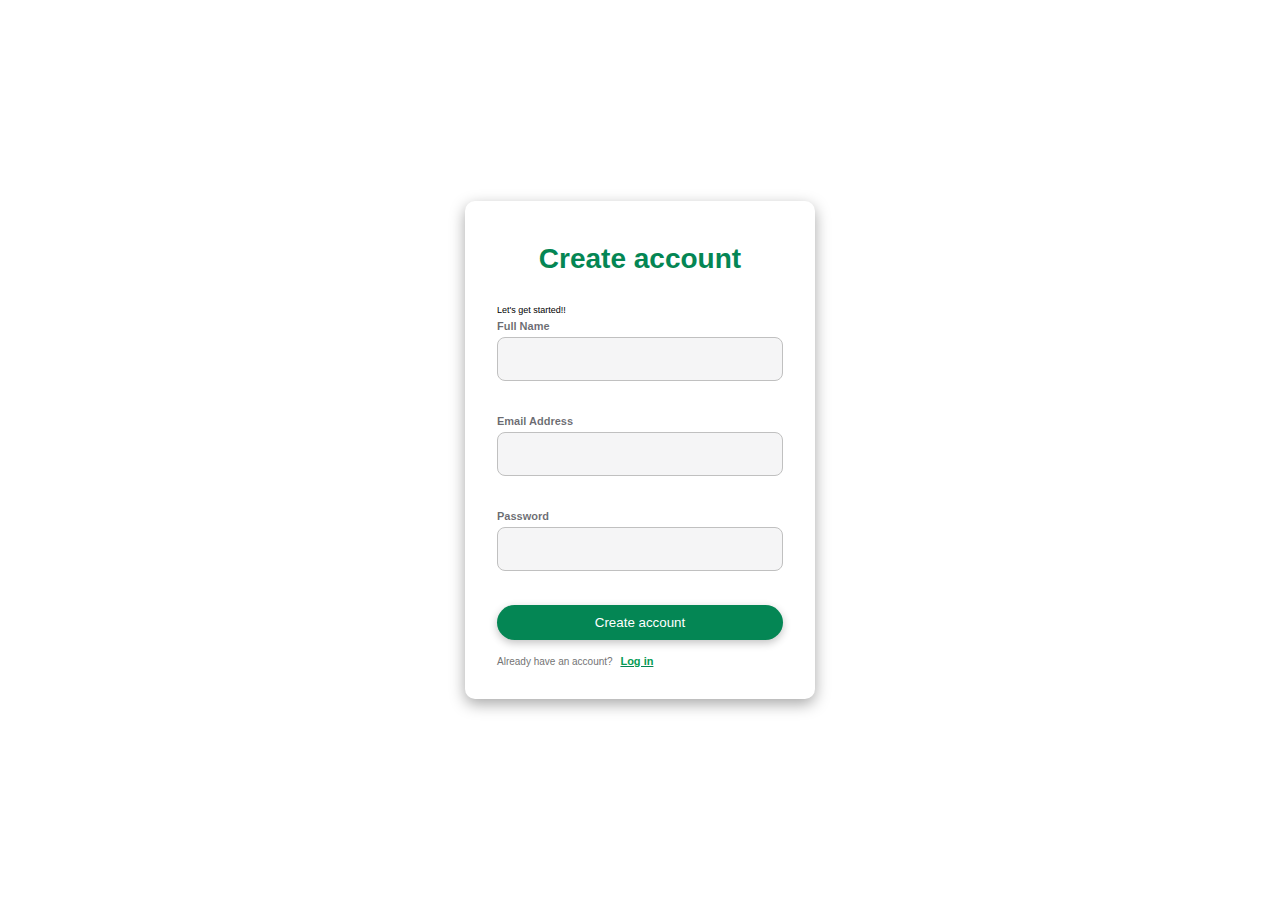
<file: signup.html>
<!DOCTYPE html>
<html lang="en">
<head>
    <meta charset="UTF-8">
    <meta name="viewport" content="width=device-width, initial-scale=1.0">
    <title>Sign up</title>
</head>
<style>
     body {
  margin: 0; /* Remove default body margin */
  min-height: 100vh; /* Full viewport height */
  display: flex;
  justify-content: center; /* Horizontal center */
  align-items: center; /* Vertical center */
}
    .form-container {
    width: 90%;
    max-width: 350px;
  background-color: #fff;
  box-shadow: rgba(0, 0, 0, 0.35) 0px 5px 15px;
  border-radius: 10px;
  box-sizing: border-box;
  padding: 20px 30px;
}

.title {
  text-align: center;
  font-family: "Lucida Sans", "Lucida Sans Regular", "Lucida Grande",
        "Lucida Sans Unicode", Geneva, Verdana, sans-serif;
  margin: 10px 0 30px 0;
  font-size: 28px;
  font-weight: 800;
  color:#048654
}

.sub-title {
  margin: 0;
  margin-bottom: 5px;
  font-size: 9px;
  font-family: "Lucida Sans", "Lucida Sans Regular", "Lucida Grande",
        "Lucida Sans Unicode", Geneva, Verdana, sans-serif;
}

.form {
  width: 100%;
  display: flex;
  flex-direction: column;
  gap: 18px;
  margin-bottom: 15px;
}

 .input-group {
        margin-bottom: 1.5rem;
        position: relative;
    }

    .input-group {
      margin-bottom: 1rem;
    }

    .input {
      width: 100%;
      height: 44px;
      background-color: #05060f0a;
      border-radius: 0.1rem;
      padding: 0 1rem;
      border: 2px solid transparent;
      font-size: 1rem;
      transition: all 0.3s cubic-bezier(0.25, 0.01, 0.25, 1);
    }

    .label {
      display: block;
      margin-bottom: 0.3rem;
      font-size: 11px;
      font-weight: bold;
      color: #05060f99;
      transition: color 0.3s cubic-bezier(0.25, 0.01, 0.25, 1);
      font-family: "Lucida Sans", sans-serif;
    }

    .input:hover,
    .input:focus,
    .input-group:hover .input {
      outline: none;
      border-color: #069C54;
      background-color: #fff;
    }

    .input-group:hover .label,
    .input:focus {
      color: #048654;
    }

    /* Responsive adjustments */
    @media (max-width: 480px) {
      .input {
        height: 40px;
        font-size: 0.9rem;
        padding: 0 0.8rem;
      }
      
      .label {
        font-size: 0.8rem;
      }
    }


    /* Error Message Styling */
    .error-message {
        color: red;
        font-size: 0.8rem;
        margin-top: 0.3rem;
        position: absolute;
        bottom: -1.2rem;
        left: 0;
    }

    /* Existing Form Styles */
    .form-container {
        width: 350px;
        background-color: #fff;
        box-shadow: rgba(0, 0, 0, 0.35) 0px 5px 15px;
        border-radius: 10px;
        padding: 2rem;
        margin: 20px;
    }

.form-btn {
  padding: 10px 15px;
  font-family: "Lucida Sans", "Lucida Sans Regular", "Lucida Grande",
        "Lucida Sans Unicode", Geneva, Verdana, sans-serif;
  border-radius: 20px;
  border: 0 !important;
  outline: 0 !important;
  background: #048654;
  color: white;
  cursor: pointer;
  box-shadow: rgba(0, 0, 0, 0.24) 0px 3px 8px;
}

.form-btn:active {
  box-shadow: none;
}

.sign-up-label {
  margin: 0;
  font-size: 10px;
  color: #747474;
  font-family: "Lucida Sans", "Lucida Sans Regular", "Lucida Grande",
        "Lucida Sans Unicode", Geneva, Verdana, sans-serif;
}

.sign-up-link {
  margin-left: 5px;
  font-size: 11px;
  text-decoration: underline;
  text-decoration-color: #048654 ;
  color:#069C54;
  cursor: pointer;
  font-weight: 800;
}

.buttons-container {
  width: 100%;
  display: flex;
  flex-direction: column;
  justify-content: flex-start;
  margin-top: 20px;
  gap: 15px;
}

/* Add error message styling */
    .error-message {
        color: rgba(255, 0, 0, 0.74);
        font-size: 12px;
        margin-top: 5px;
        font-family: "Lucida Sans", sans-serif;
    }

    .input {
  border-radius:8px;
  border: 1px solid #c0c0c0;
  outline: 0 !important;
  box-sizing: border-box;
  padding: 12px 15px;
}

</style>
<body>
    
  <div class="form-container">
        <p class="title">Create account</p>
        <p class="sub-title">Let's get started!!</p>
        <form class="form" id="signupForm">
            <div class="input-group">
                <label class="label" for="name">Full Name</label>
                <input type="text" class="input" id="name" placeholder=" ">
                <div class="error-container"></div>
            </div>

            <div class="input-group">
                <label class="label" for="email">Email Address</label>
                <input type="email" class="input" id="email" placeholder=" ">
                <div class="error-container"></div>
            </div>

            <div class="input-group">
                <label class="label" for="password">Password</label>
                <input type="password" class="input" id="password" placeholder=" ">
                <div class="error-container"></div>
            </div>

            <button type="submit" class="form-btn">Create account</button>
        </form>
        <p class="sign-up-label">
  Already have an account?
  <a href="login.html" class="sign-up-link">Log in</a>
</p>
    </div>
     <script>
        document.getElementById('signupForm').addEventListener('submit', function(e) {
            e.preventDefault();
           
            // Get form elements
            const name = document.getElementById('name');
            const email = document.getElementById('email');
            const password = document.getElementById('password');
            let isValid = true;

            // Clear previous errors
            clearErrors();

            // Name validation
            if (!name.value.trim()) {
                showError(name, 'Name is required');
                isValid = false;
            }

            // Email validation
            if (!email.value.trim()) {
                showError(email, 'Email is required');
                isValid = false;
            } else if (!validateEmail(email.value.trim())) {
                showError(email, 'Invalid email format');
                isValid = false;
            }

            // Password validation
            if (!password.value.trim()) {
                showError(password, 'Password is required');
                isValid = false;
            } else if (password.value.trim().length < 8) {
                showError(password, 'Password must be at least 8 characters');
                isValid = false;
            }

            // If valid, submit form
            if (isValid) {
                alert('Account created successfully!');
                this.reset();
            }
  
        function validateEmail(email) {
            const re = /^[^\s@]+@[^\s@]+\.[^\s@]+$/;
            return re.test(email);
        }

        function showError(input, message) {
            const error = document.createElement('div');
            error.className = 'error-message';
            error.textContent = message;
            input.parentNode.insertBefore(error, input.nextSibling);
        }

        function clearErrors() {
            const errors = document.querySelectorAll('.error-message');
            errors.forEach(error => error.remove());
        }

            if (isValid) {
        alert('Account created successfully! Redirecting to login...');
        // Redirect to login page after 1 second
        setTimeout(() => {
            window.location.href = 'login.html';
        }, 1000);
    }
});

    </script>
</body>
</html>
</file>
